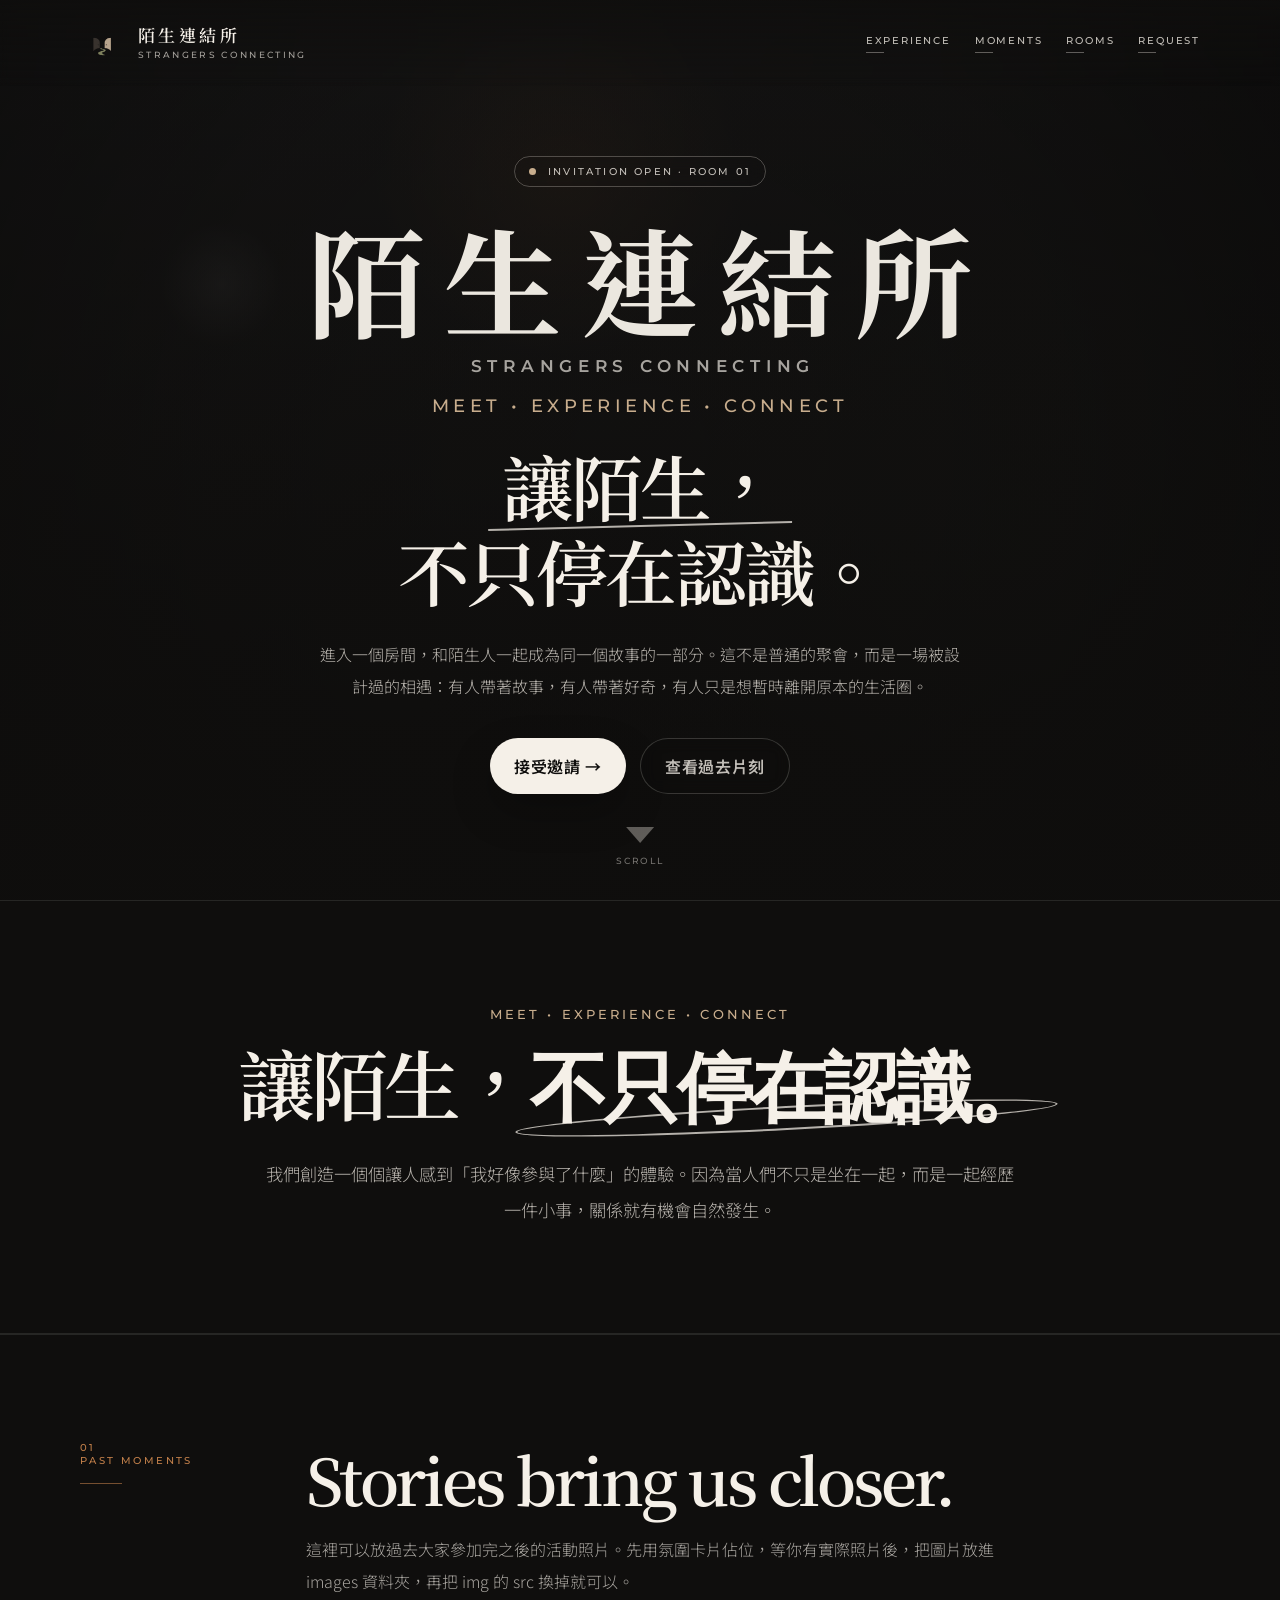
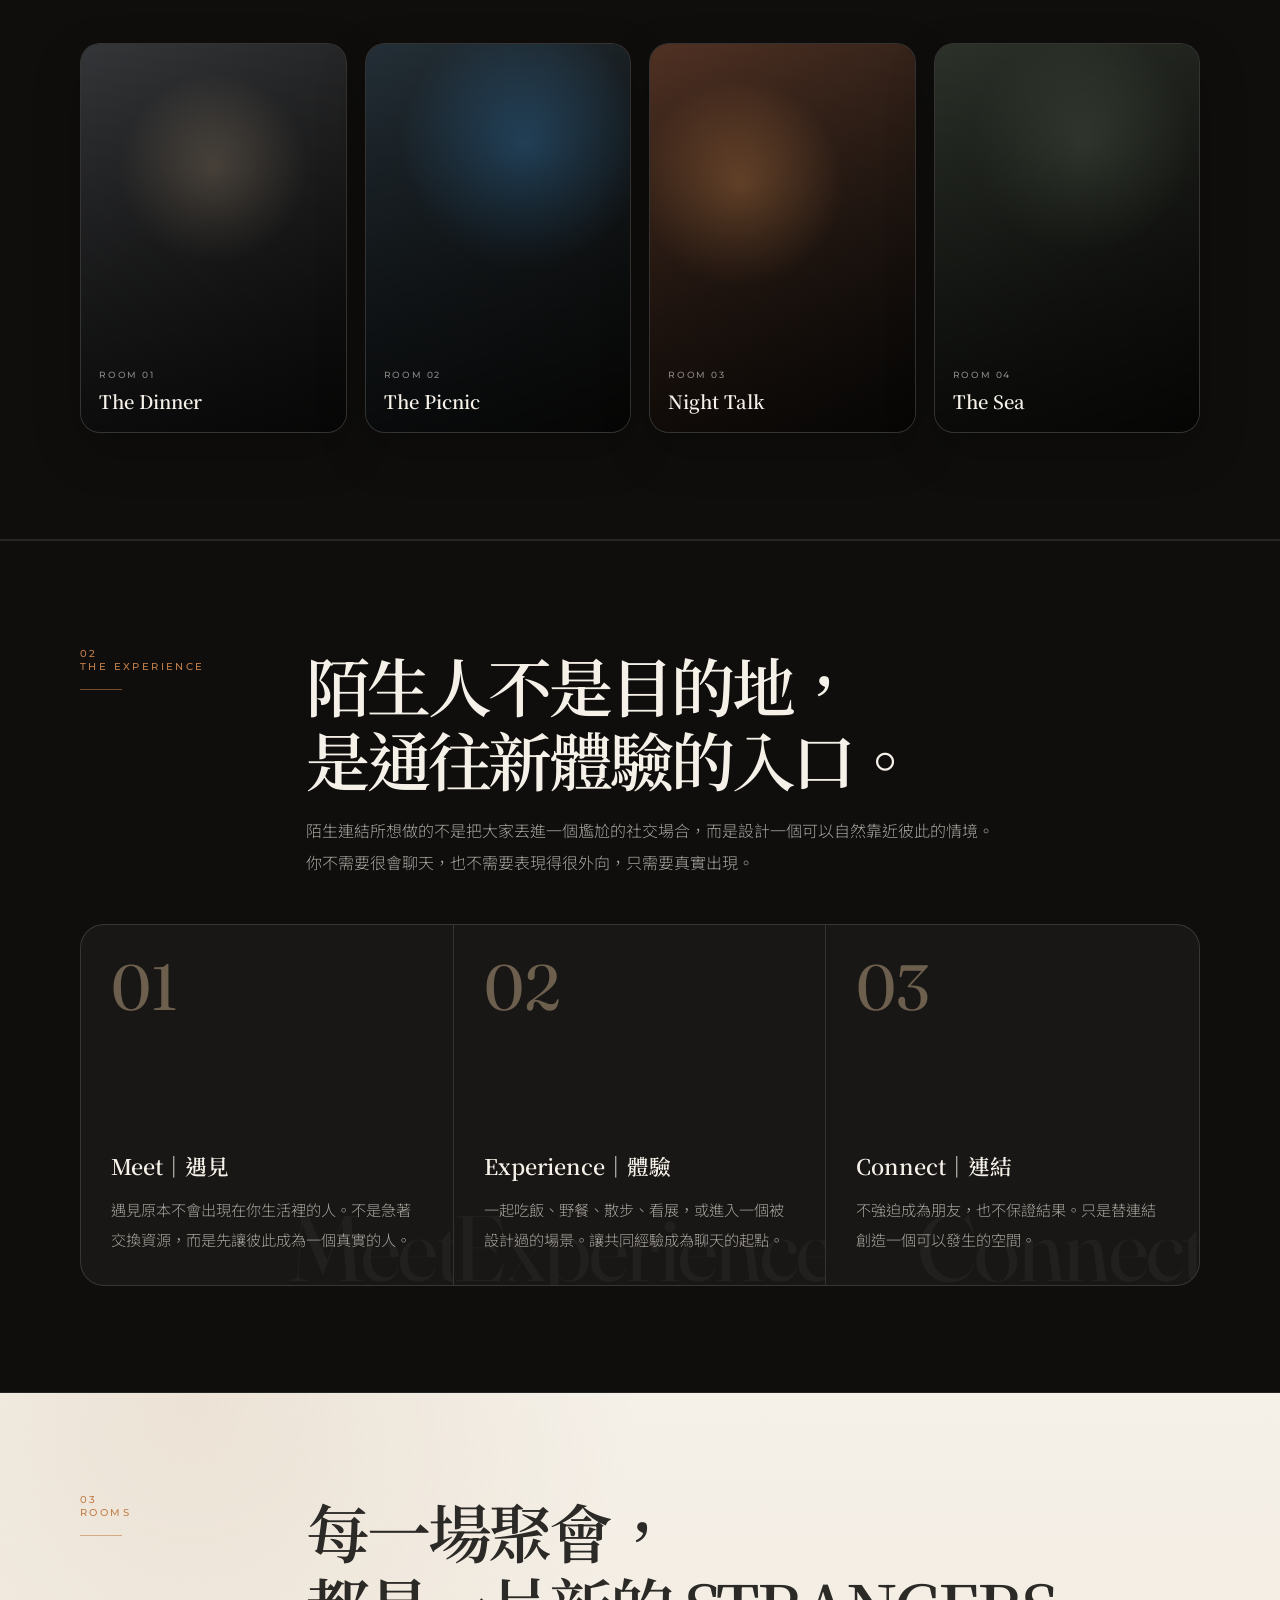
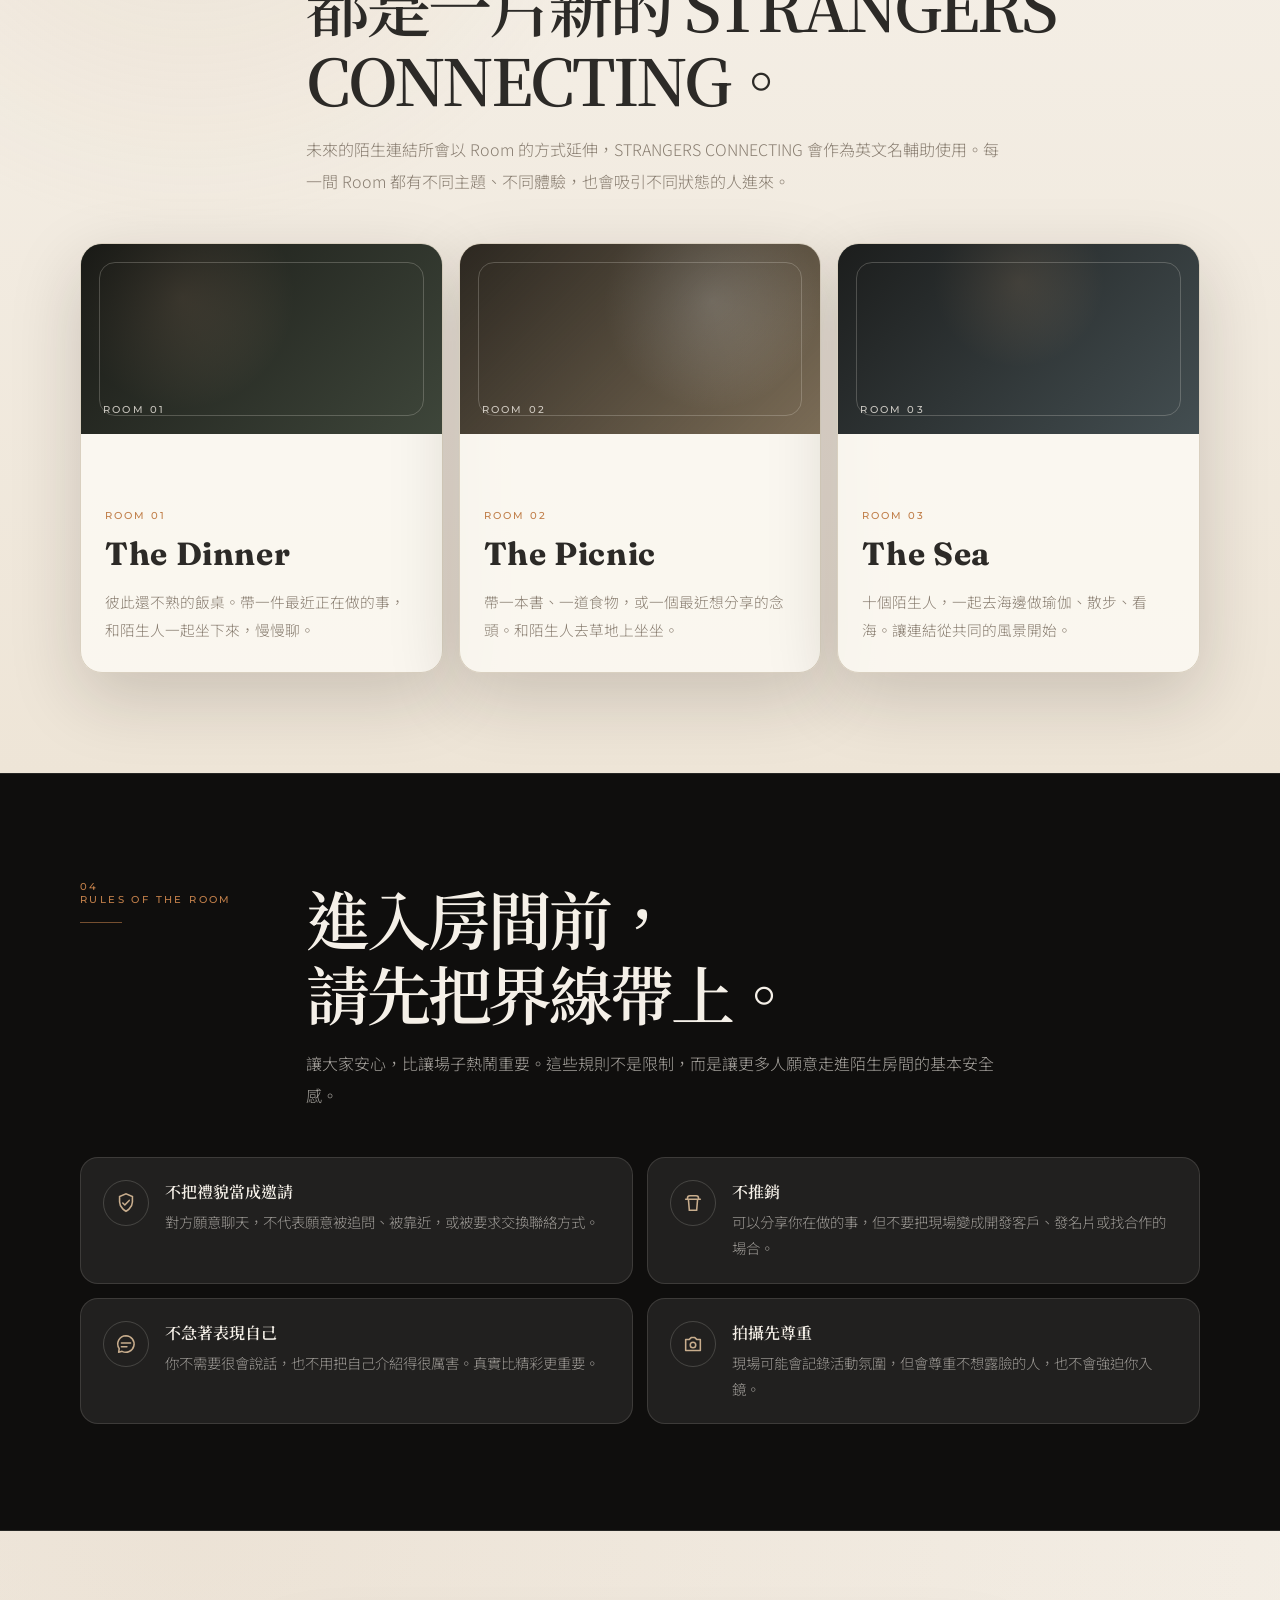
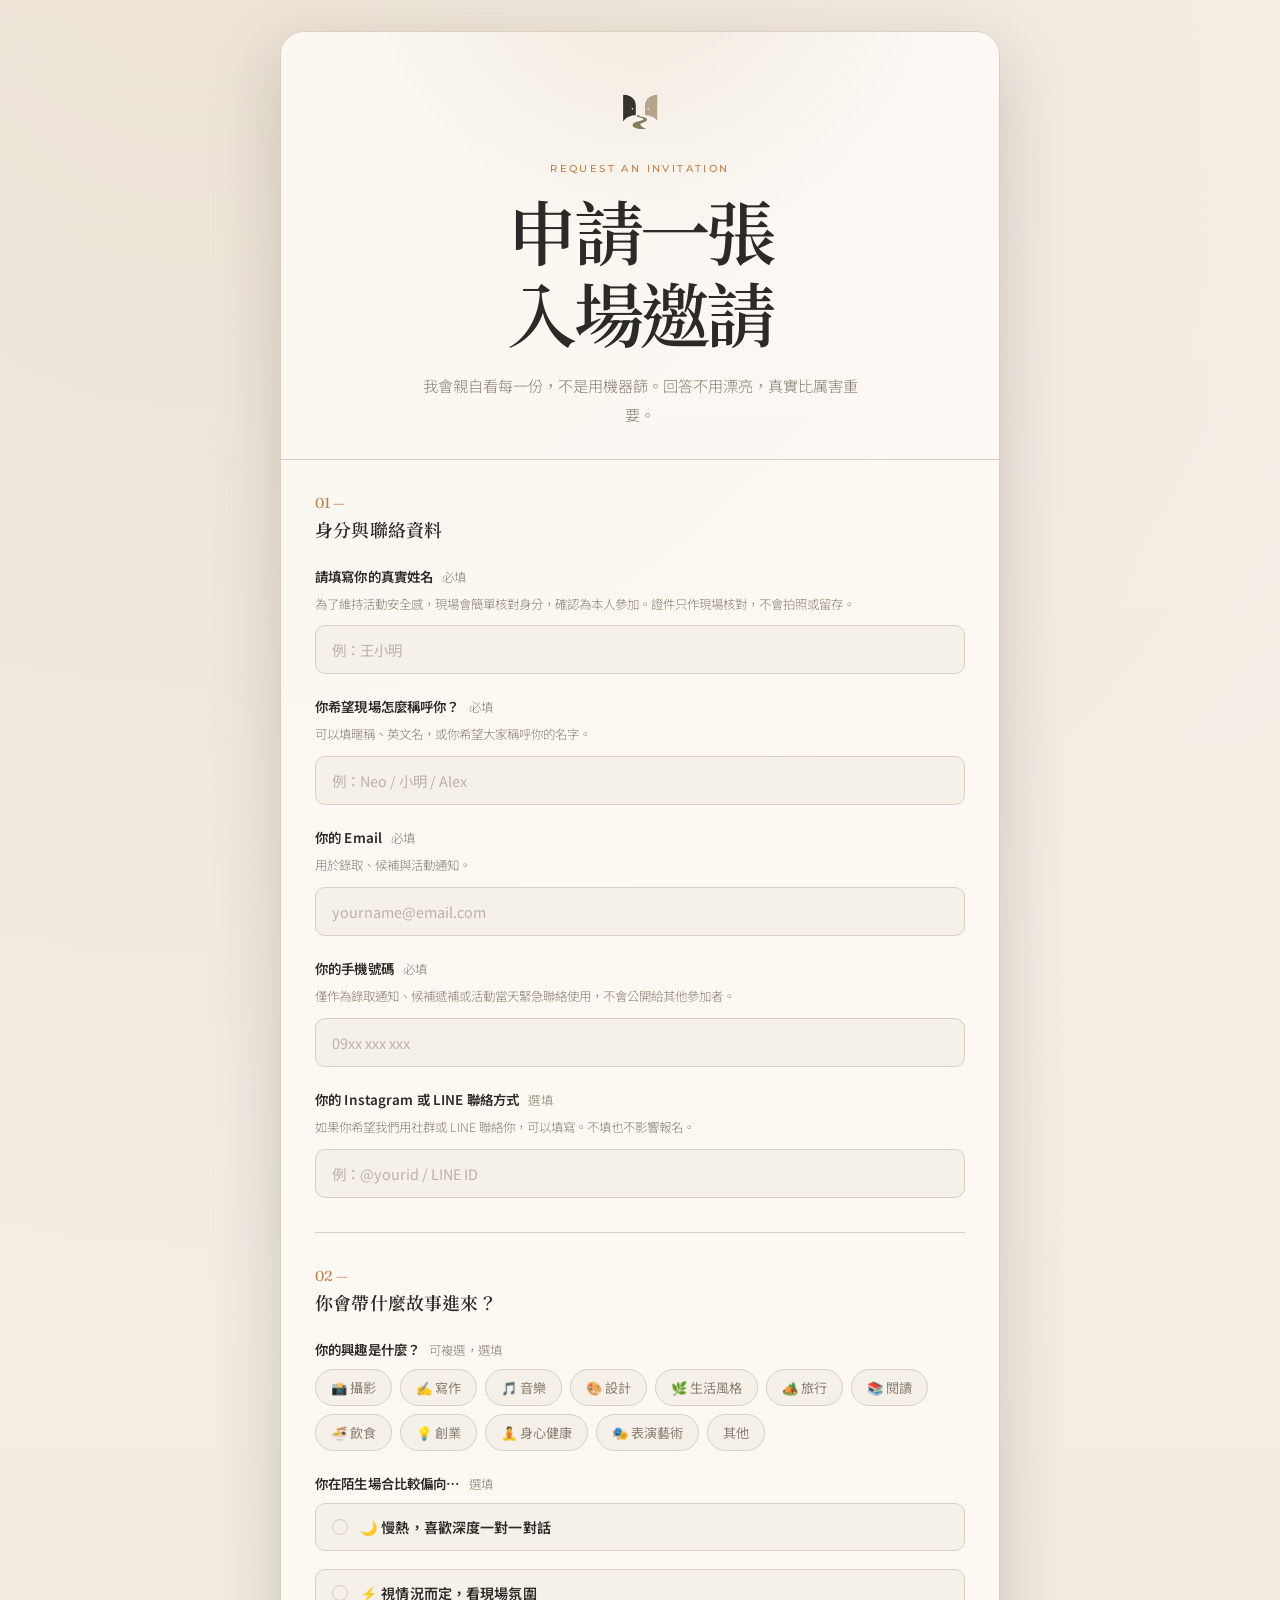
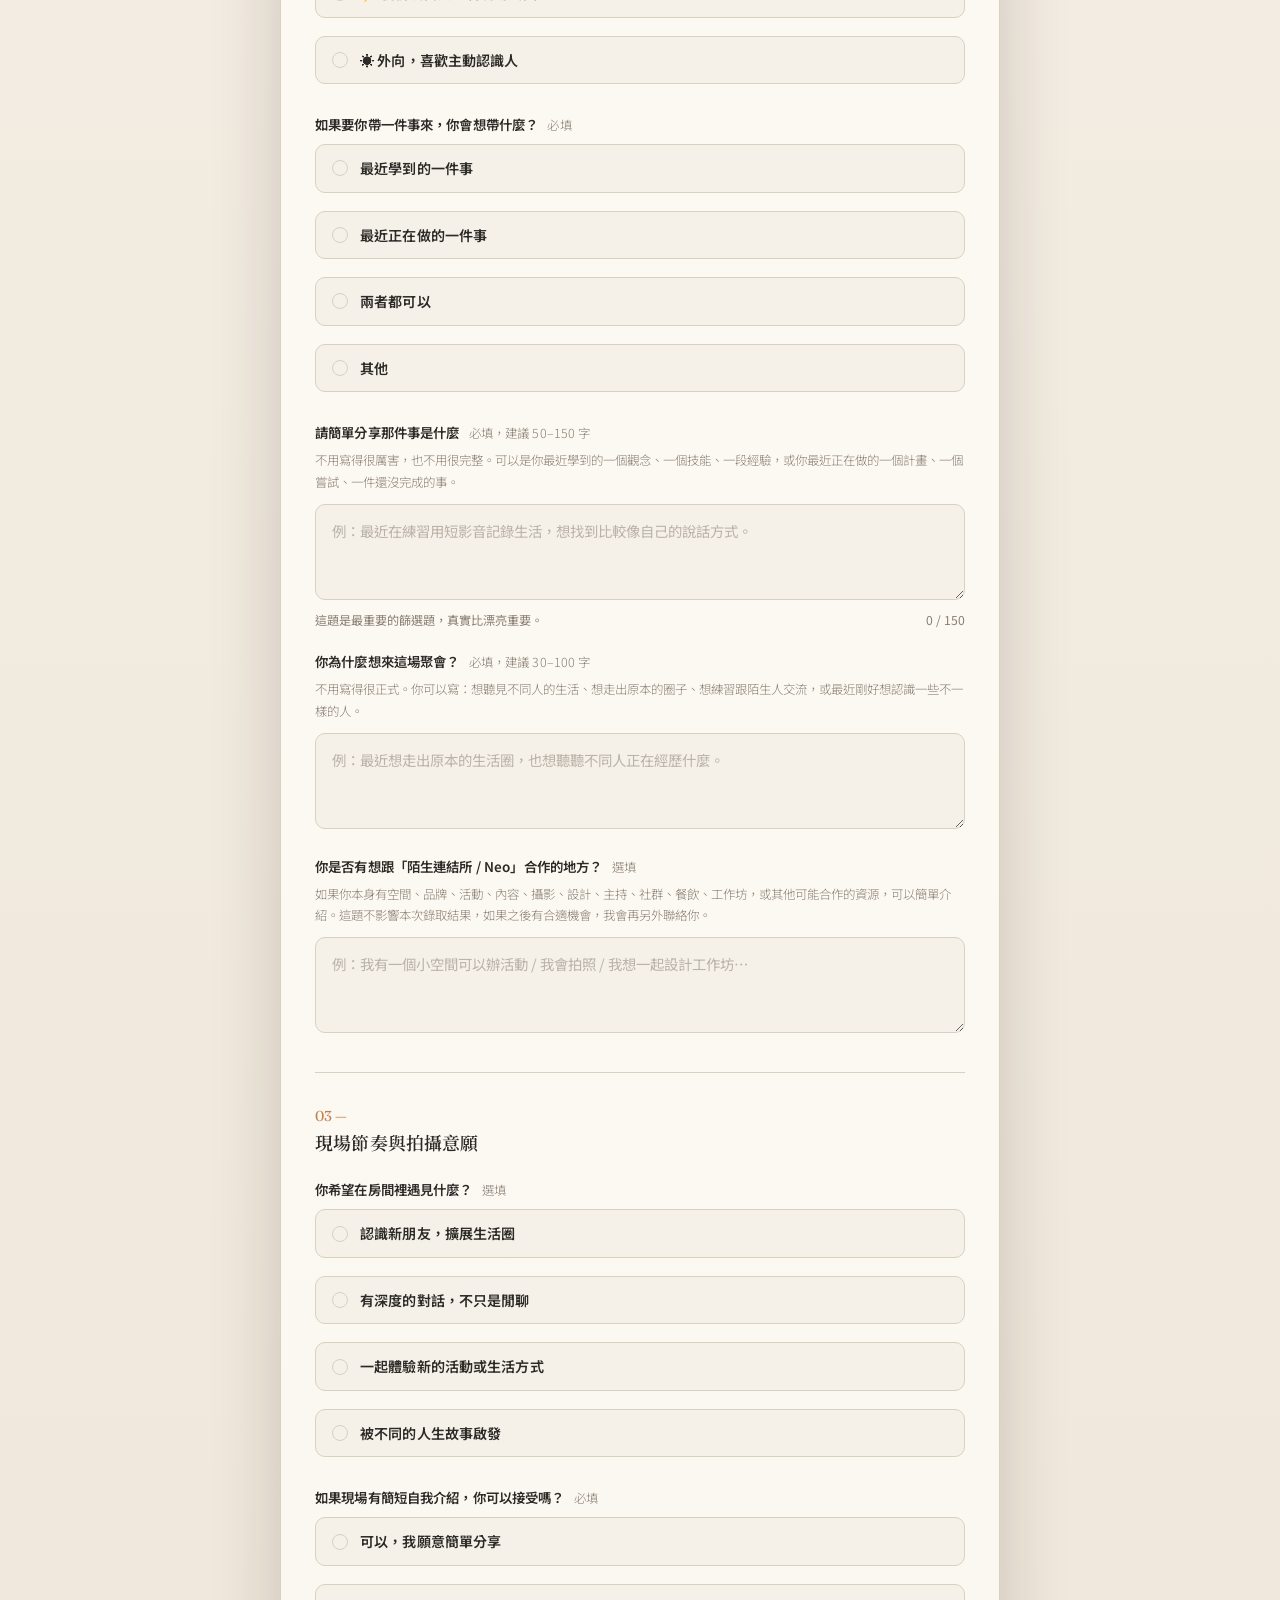
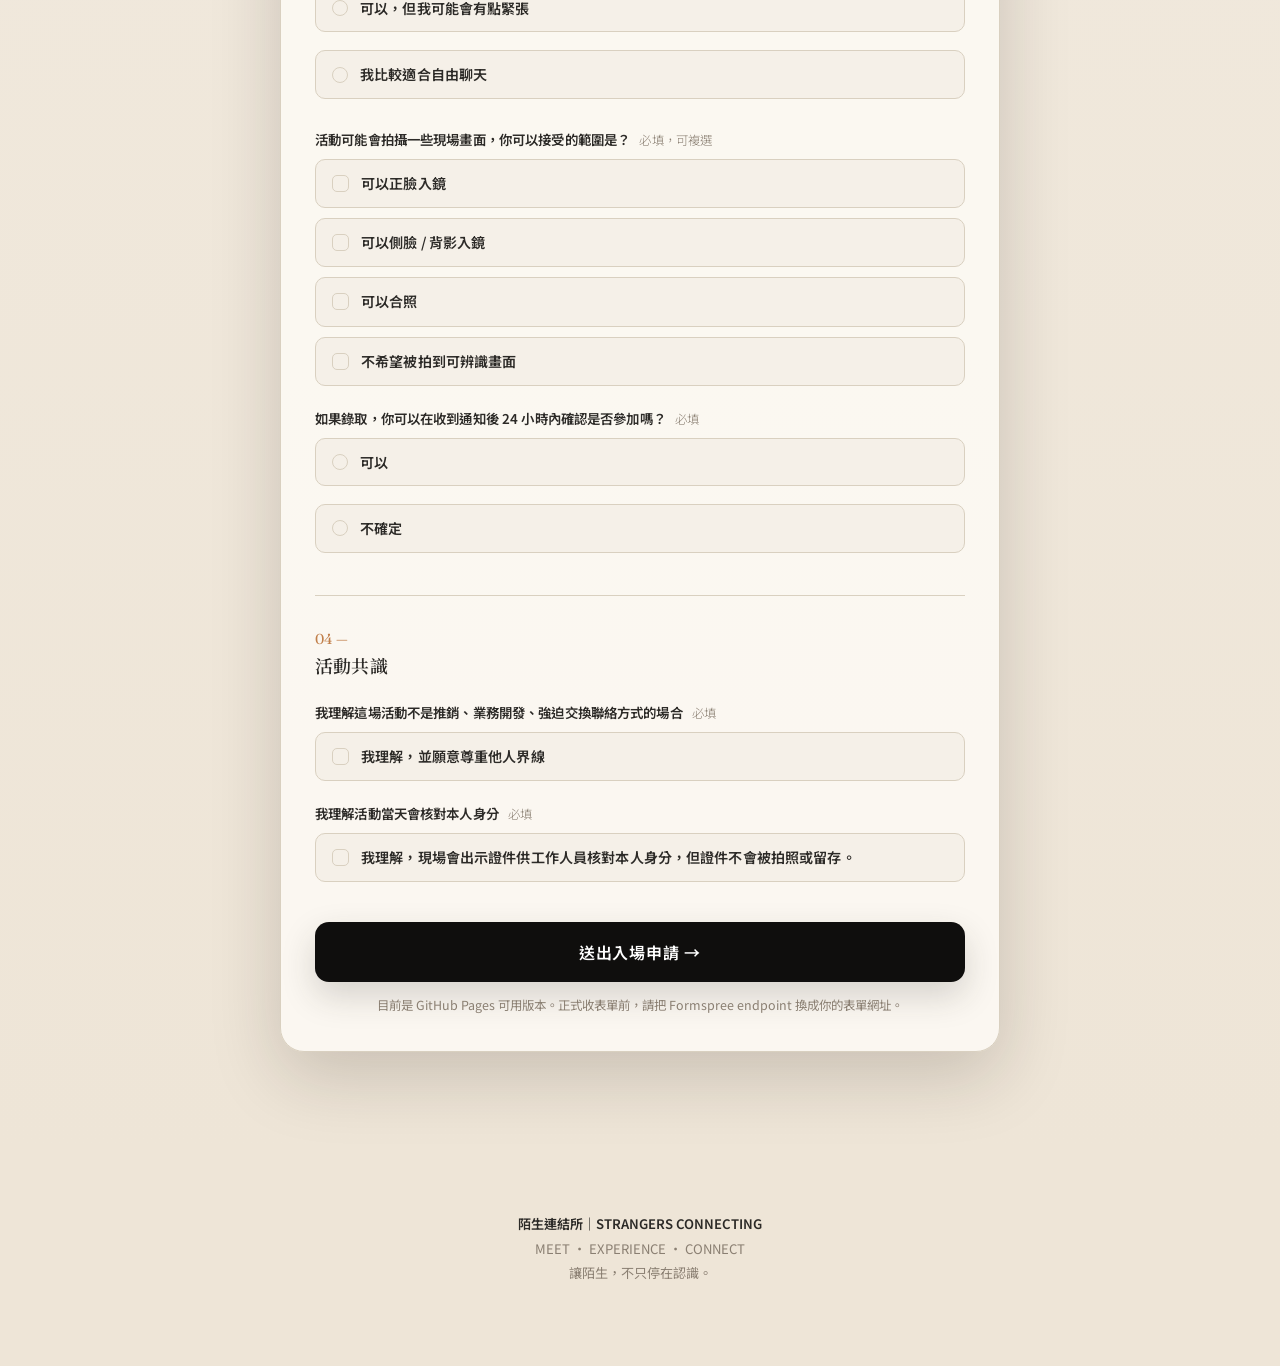
<file: strangers_connecting_updated.html>
<!DOCTYPE html>
<html lang="zh-Hant">
<head>
  <meta charset="UTF-8" />
  <meta name="viewport" content="width=device-width, initial-scale=1.0" />
  <meta name="description" content="陌生連結所｜STRANGERS CONNECTING｜讓陌生，不只停在認識。" />
  <title>陌生連結所｜STRANGERS CONNECTING</title>

  <link rel="preconnect" href="https://fonts.googleapis.com" />
  <link rel="preconnect" href="https://fonts.gstatic.com" crossorigin />
  <link
    href="https://fonts.googleapis.com/css2?family=Fraunces:opsz,wght@9..144,600&family=Montserrat:wght@400;500;600&family=Noto+Sans+TC:wght@300;400;500;600;700&family=Noto+Serif+TC:wght@500;600;700&display=swap"
    rel="stylesheet"
  />

  <style>
    :root {
      --cream: #f5f0e8;
      --warm-white: #fdfaf4;
      --paper: #eee5d7;

      --deep: #0f0e0d;
      --deep-2: #171511;
      --deep-3: #211d18;
      --charcoal: #2c2a27;

      --muted: #8a7f72;
      --muted-light: #b8ad9e;

      --green: #485244;
      --green-soft: #dfe5d8;

      --sand: #c8ad8d;
      --sand-soft: #efe2d2;

      --accent: #c17f4a;
      --accent-light: #e8c99a;
      --rust: #9c4a2c;

      --border: #d9d0c0;
      --border-dark: rgba(44, 42, 39, 0.18);
      --border-light: rgba(245, 240, 232, 0.18);

      --shadow: 0 24px 70px rgba(31, 24, 16, 0.18);

      --font-zh-title: "Noto Serif TC", serif;
      --font-zh-body: "Noto Sans TC", sans-serif;
      --font-en-title: "Fraunces", "Montserrat", serif;
      --font-en: "Montserrat", sans-serif;
    }

    * {
      margin: 0;
      padding: 0;
      box-sizing: border-box;
    }

    html {
      scroll-behavior: smooth;
    }

    body {
      min-height: 100vh;
      background: var(--deep);
      color: var(--cream);
      font-family: var(--font-zh-body);
      -webkit-font-smoothing: antialiased;
    }

    body::before {
      content: "";
      position: fixed;
      inset: 0;
      pointer-events: none;
      z-index: 0;
      opacity: 0.52;
      background-image: url("data:image/svg+xml,%3Csvg viewBox='0 0 256 256' xmlns='http://www.w3.org/2000/svg'%3E%3Cfilter id='noise'%3E%3CfeTurbulence type='fractalNoise' baseFrequency='0.82' numOctaves='4' stitchTiles='stitch'/%3E%3C/filter%3E%3Crect width='100%25' height='100%25' filter='url(%23noise)' opacity='0.055'/%3E%3C/svg%3E");
      mix-blend-mode: overlay;
    }

    body::after {
      content: "";
      position: fixed;
      inset: 0;
      z-index: 0;
      pointer-events: none;
      opacity: 0.18;
      background-image:
        linear-gradient(rgba(245, 240, 232, 0.05) 1px, transparent 1px),
        linear-gradient(90deg, rgba(245, 240, 232, 0.04) 1px, transparent 1px);
      background-size: 36px 36px;
      mask-image: linear-gradient(to bottom, black 0%, black 42%, transparent 78%);
    }

    a {
      color: inherit;
      text-decoration: none;
    }

    button,
    input,
    textarea,
    select {
      font: inherit;
    }

    button {
      -webkit-tap-highlight-color: transparent;
    }

    .page {
      position: relative;
      z-index: 1;
      overflow: hidden;
    }

    .wrap {
      width: min(1120px, calc(100% - 36px));
      margin: 0 auto;
    }

    .narrow {
      width: min(720px, calc(100% - 36px));
      margin: 0 auto;
    }

    .topbar {
      position: fixed;
      top: 0;
      left: 0;
      right: 0;
      z-index: 50;
      transition: background 0.25s ease, color 0.25s ease, border-color 0.25s ease;
      color: var(--cream);
      background: linear-gradient(to bottom, rgba(15, 14, 13, 0.76), rgba(15, 14, 13, 0));
      backdrop-filter: blur(4px);
    }

    .topbar.scrolled {
      background: rgba(253, 250, 244, 0.94);
      color: var(--deep);
      border-bottom: 1px solid rgba(44, 42, 39, 0.12);
      backdrop-filter: blur(18px);
    }

    .topbar-inner {
      height: 86px;
      display: flex;
      align-items: center;
      justify-content: space-between;
      gap: 20px;
    }

    .brand {
      display: flex;
      align-items: center;
      gap: 14px;
    }

    .logo-mark {
      width: 44px;
      height: 36px;
      display: grid;
      place-items: center;
      flex-shrink: 0;
    }

    .logo-img {
      width: 100%;
      height: 100%;
      display: block;
      object-fit: contain;
    }

    .brand-primary {
      display: block;
      font-family: var(--font-zh-title);
      font-size: 17px;
      line-height: 1;
      letter-spacing: 0.2em;
      font-weight: 600;
      white-space: nowrap;
    }

    .brand-secondary {
      display: block;
      margin-top: 6px;
      font-family: var(--font-en);
      font-size: 9px;
      letter-spacing: 0.26em;
      font-weight: 500;
      white-space: nowrap;
      opacity: 0.64;
    }

    .nav-links {
      display: flex;
      align-items: center;
      gap: 24px;
      font-family: var(--font-en);
      font-size: 10px;
      font-weight: 500;
      letter-spacing: 0.18em;
      color: currentColor;
      opacity: 0.78;
      text-transform: uppercase;
    }

    .nav-links a {
      position: relative;
      padding-bottom: 6px;
    }

    .nav-links a::after {
      content: "";
      position: absolute;
      left: 0;
      bottom: 0;
      width: 18px;
      height: 1px;
      background: currentColor;
      opacity: 0.45;
      transition: width 0.2s ease;
    }

    .nav-links a:hover::after {
      width: 100%;
    }

    .menu-icon {
      display: none;
      width: 38px;
      height: 30px;
      position: relative;
      background: none;
      border: 0;
      color: currentColor;
    }

    .menu-icon span {
      display: block;
      height: 4px;
      border-radius: 999px;
      background: currentColor;
      margin-bottom: 7px;
    }

    /* HERO */
    .hero {
      min-height: 100vh;
      position: relative;
      display: grid;
      place-items: center;
      overflow: hidden;
      background: #0c0b0a;
    }

    .hero-video,
    .hero-poster {
      position: absolute;
      inset: 0;
      width: 100%;
      height: 100%;
      object-fit: cover;
      opacity: 0.58;
      transform: scale(1.02);
    }

    .hero-poster {
      background:
        linear-gradient(135deg, rgba(15, 14, 13, 0.2), rgba(15, 14, 13, 0.78)),
        radial-gradient(circle at 18% 32%, rgba(255, 255, 255, 0.22), transparent 5%),
        radial-gradient(circle at 44% 20%, rgba(193, 127, 74, 0.3), transparent 18%),
        radial-gradient(circle at 78% 60%, rgba(72, 82, 68, 0.38), transparent 30%),
        linear-gradient(180deg, #303134 0%, #151412 100%);
      z-index: 0;
    }

    .hero-video:not([src]),
    .hero-video[src=""] {
      display: none;
    }

    .hero-overlay {
      position: absolute;
      inset: 0;
      background:
        linear-gradient(to bottom, rgba(15, 14, 13, 0.46), rgba(15, 14, 13, 0.52) 36%, rgba(15, 14, 13, 0.92) 100%),
        radial-gradient(circle at center, transparent 0%, rgba(0, 0, 0, 0.18) 58%, rgba(0, 0, 0, 0.5) 100%);
      z-index: 1;
    }

    .hero-content {
      position: relative;
      z-index: 2;
      text-align: center;
      padding: 140px 0 90px;
      color: var(--cream);
    }

    .hero-kicker {
      display: inline-flex;
      align-items: center;
      gap: 12px;
      padding: 8px 14px;
      border: 1px solid rgba(245, 240, 232, 0.26);
      border-radius: 999px;
      color: rgba(245, 240, 232, 0.78);
      font-family: var(--font-en);
      font-size: 10px;
      font-weight: 500;
      letter-spacing: 0.22em;
      text-transform: uppercase;
      margin-bottom: 28px;
      backdrop-filter: blur(8px);
    }

    .hero-kicker i {
      width: 7px;
      height: 7px;
      border-radius: 50%;
      background: var(--sand);
      animation: pulse 2.2s ease-in-out infinite;
    }

    @keyframes pulse {
      0%, 100% { opacity: 1; transform: scale(1); }
      50% { opacity: 0.36; transform: scale(0.72); }
    }

    .hero-brand-zh {
      font-family: var(--font-zh-title);
      font-size: clamp(3.2rem, 9.2vw, 8rem);
      line-height: 1.08;
      letter-spacing: 0.16em;
      font-weight: 700;
      margin-right: -0.16em;
      margin-bottom: 14px;
      color: rgba(245, 240, 232, 0.96);
    }

    .hero-brand-en {
      font-family: var(--font-en);
      font-size: clamp(0.78rem, 1.6vw, 1.05rem);
      font-weight: 600;
      letter-spacing: 0.34em;
      color: rgba(245, 240, 232, 0.66);
      margin-right: -0.34em;
      margin-bottom: 18px;
    }

    .hero-main-tagline {
      font-family: var(--font-en);
      font-size: clamp(0.9rem, 2vw, 1.15rem);
      font-weight: 500;
      letter-spacing: 0.24em;
      text-transform: uppercase;
      color: var(--sand);
      margin-bottom: 26px;
    }

    .hero-title {
      font-family: var(--font-zh-title);
      font-size: clamp(2.1rem, 5.6vw, 5.3rem);
      font-weight: 600;
      line-height: 1.18;
      letter-spacing: -0.04em;
      max-width: 980px;
      margin: 0 auto 14px;
    }

    .hero-title .underlined {
      position: relative;
      display: inline-block;
    }

    .hero-title .underlined::after {
      content: "";
      position: absolute;
      left: -5%;
      right: -5%;
      bottom: 0.02em;
      height: 0.12em;
      border-bottom: 2px solid rgba(245, 240, 232, 0.72);
      transform: rotate(-1.5deg);
    }

    .hero-desc {
      max-width: 650px;
      margin: 26px auto 0;
      color: rgba(245, 240, 232, 0.72);
      font-family: var(--font-zh-body);
      font-size: 1rem;
      line-height: 2;
      font-weight: 300;
    }

    .hero-actions {
      display: flex;
      justify-content: center;
      flex-wrap: wrap;
      gap: 14px;
      margin-top: 36px;
    }

    .btn {
      border: 0;
      cursor: pointer;
      display: inline-flex;
      align-items: center;
      justify-content: center;
      gap: 10px;
      border-radius: 999px;
      padding: 15px 24px;
      font-family: var(--font-zh-body);
      font-weight: 600;
      letter-spacing: 0.04em;
      transition: transform 0.2s ease, box-shadow 0.2s ease, background 0.2s ease;
    }

    .btn-light {
      background: var(--cream);
      color: var(--deep);
      box-shadow: 0 18px 42px rgba(0, 0, 0, 0.24);
    }

    .btn-light:hover {
      transform: translateY(-2px);
      background: var(--warm-white);
      box-shadow: 0 22px 50px rgba(0, 0, 0, 0.3);
    }

    .btn-ghost {
      background: rgba(15, 14, 13, 0.18);
      color: rgba(245, 240, 232, 0.78);
      border: 1px solid rgba(245, 240, 232, 0.18);
      backdrop-filter: blur(8px);
    }

    .btn-ghost:hover {
      transform: translateY(-2px);
      border-color: rgba(245, 240, 232, 0.38);
      color: var(--cream);
    }

    .scroll-cue {
      position: absolute;
      left: 50%;
      bottom: 34px;
      transform: translateX(-50%);
      z-index: 3;
      color: rgba(245, 240, 232, 0.45);
      display: grid;
      place-items: center;
      gap: 12px;
      font-family: var(--font-en);
      font-size: 9px;
      font-weight: 500;
      letter-spacing: 0.2em;
      text-transform: uppercase;
    }

    .scroll-cue .triangle {
      width: 0;
      height: 0;
      border-left: 14px solid transparent;
      border-right: 14px solid transparent;
      border-top: 16px solid rgba(245, 240, 232, 0.35);
      animation: floatDown 1.7s ease-in-out infinite;
    }

    @keyframes floatDown {
      0%, 100% { transform: translateY(0); opacity: 0.4; }
      50% { transform: translateY(8px); opacity: 0.9; }
    }

    /* GENERAL SECTIONS */
    .section-dark {
      background: var(--deep);
      color: var(--cream);
      padding: 106px 0;
      border-top: 1px solid rgba(245, 240, 232, 0.1);
      border-bottom: 1px solid rgba(245, 240, 232, 0.1);
    }

    .section-light {
      background:
        radial-gradient(circle at 15% 0%, rgba(200, 173, 141, 0.2), transparent 30%),
        linear-gradient(180deg, var(--cream), var(--paper));
      color: var(--charcoal);
      padding: 100px 0;
    }

    .section-head {
      display: grid;
      grid-template-columns: 190px 1fr;
      gap: 36px;
      align-items: start;
      margin-bottom: 46px;
    }

    .section-index {
      font-family: var(--font-en);
      font-size: 10px;
      font-weight: 500;
      letter-spacing: 0.24em;
      text-transform: uppercase;
      color: var(--accent);
    }

    .section-index::after {
      content: "";
      display: block;
      width: 42px;
      height: 1px;
      background: currentColor;
      margin-top: 16px;
      opacity: 0.58;
    }

    .section-title {
      font-family: var(--font-zh-title);
      font-size: clamp(2.2rem, 5vw, 4.8rem);
      line-height: 1.16;
      letter-spacing: -0.05em;
      font-weight: 600;
      margin-bottom: 18px;
    }

    .section-copy {
      max-width: 700px;
      color: var(--muted);
      font-family: var(--font-zh-body);
      font-size: 1rem;
      line-height: 2;
      font-weight: 300;
    }

    .section-dark .section-copy {
      color: rgba(245, 240, 232, 0.66);
    }

    .hand-line {
      position: relative;
      display: inline-block;
      font-family: var(--font-en-title);
      font-weight: 600;
    }

    .hand-line::after {
      content: "";
      position: absolute;
      left: -0.2em;
      right: -0.2em;
      bottom: 0.03em;
      height: 0.26em;
      border: 2px solid currentColor;
      border-radius: 50%;
      transform: rotate(-3deg);
      opacity: 0.72;
    }

    /* INTRO */
    .intro-center {
      text-align: center;
      max-width: 880px;
      margin: 0 auto;
    }

    .intro-center h2 {
      font-family: var(--font-zh-title);
      font-size: clamp(2.4rem, 6vw, 5.4rem);
      line-height: 1.16;
      font-weight: 600;
      letter-spacing: -0.05em;
      margin-bottom: 24px;
    }

    .intro-center p {
      color: rgba(245, 240, 232, 0.72);
      font-family: var(--font-zh-body);
      font-size: 1.08rem;
      line-height: 2.05;
      font-weight: 300;
      max-width: 760px;
      margin: 0 auto;
    }

    .intro-en {
      font-family: var(--font-en);
      font-weight: 500;
      letter-spacing: 0.24em;
      text-transform: uppercase;
      color: var(--sand);
      font-size: 0.8rem;
      margin-bottom: 16px;
    }

    /* MOMENTS */
    .moments-grid {
      display: grid;
      grid-template-columns: repeat(4, 1fr);
      gap: 18px;
    }

    .moment-card {
      min-height: 390px;
      border-radius: 20px;
      border: 1px solid rgba(245, 240, 232, 0.12);
      background: rgba(245, 240, 232, 0.05);
      overflow: hidden;
      position: relative;
      box-shadow: 0 18px 48px rgba(0, 0, 0, 0.22);
    }

    .moment-card img {
      width: 100%;
      height: 100%;
      min-height: 390px;
      object-fit: cover;
      display: block;
      filter: saturate(0.9) contrast(1.04);
      opacity: 0.92;
      transition: transform 0.5s ease, opacity 0.5s ease;
    }

    .moment-card:hover img {
      transform: scale(1.05);
      opacity: 1;
    }

    .moment-placeholder {
      position: absolute;
      inset: 0;
      background:
        linear-gradient(to bottom, rgba(0, 0, 0, 0.1), rgba(0, 0, 0, 0.66)),
        radial-gradient(circle at 50% 32%, rgba(200, 173, 141, 0.35), transparent 32%),
        linear-gradient(135deg, #3a3c3f, #141312);
    }

    .moment-card:nth-child(2) .moment-placeholder {
      background:
        linear-gradient(to bottom, rgba(0, 0, 0, 0.1), rgba(0, 0, 0, 0.66)),
        radial-gradient(circle at 60% 26%, rgba(54, 121, 174, 0.55), transparent 38%),
        linear-gradient(135deg, #27343d, #11100e);
    }

    .moment-card:nth-child(3) .moment-placeholder {
      background:
        linear-gradient(to bottom, rgba(0, 0, 0, 0.1), rgba(0, 0, 0, 0.66)),
        radial-gradient(circle at 34% 36%, rgba(193, 127, 74, 0.58), transparent 34%),
        linear-gradient(135deg, #5a3727, #11100e);
    }

    .moment-card:nth-child(4) .moment-placeholder {
      background:
        linear-gradient(to bottom, rgba(0, 0, 0, 0.1), rgba(0, 0, 0, 0.66)),
        radial-gradient(circle at 56% 25%, rgba(72, 82, 68, 0.7), transparent 34%),
        linear-gradient(135deg, #31382f, #11100e);
    }

    .moment-label {
      position: absolute;
      left: 18px;
      right: 18px;
      bottom: 18px;
      z-index: 2;
      color: var(--cream);
    }

    .moment-label span {
      display: block;
      font-family: var(--font-en);
      color: rgba(245, 240, 232, 0.54);
      font-size: 9px;
      font-weight: 500;
      letter-spacing: 0.2em;
      text-transform: uppercase;
      margin-bottom: 8px;
    }

    .moment-label strong {
      font-family: var(--font-zh-title);
      font-size: 1.15rem;
      font-weight: 600;
    }

    /* EXPERIENCE */
    .experience-grid {
      display: grid;
      grid-template-columns: repeat(3, 1fr);
      border: 1px solid rgba(245, 240, 232, 0.14);
      border-radius: 24px;
      overflow: hidden;
      background: rgba(245, 240, 232, 0.04);
    }

    .experience-card {
      min-height: 360px;
      padding: 30px;
      border-right: 1px solid rgba(245, 240, 232, 0.13);
      display: flex;
      flex-direction: column;
      justify-content: space-between;
      position: relative;
      overflow: hidden;
    }

    .experience-card:last-child {
      border-right: 0;
    }

    .experience-card::before {
      content: attr(data-big);
      position: absolute;
      right: -8px;
      bottom: -10px;
      font-family: var(--font-en-title);
      font-size: 5.8rem;
      color: rgba(245, 240, 232, 0.045);
      letter-spacing: -0.02em;
      line-height: 1;
    }

    .experience-num {
      font-family: var(--font-en-title);
      font-size: 4rem;
      color: rgba(200, 173, 141, 0.48);
      line-height: 1;
    }

    .experience-card h3 {
      font-family: var(--font-zh-title);
      font-size: 1.35rem;
      margin-bottom: 14px;
      color: var(--cream);
      font-weight: 600;
    }

    .experience-card p {
      color: rgba(245, 240, 232, 0.64);
      font-family: var(--font-zh-body);
      font-size: 0.95rem;
      line-height: 1.95;
      font-weight: 300;
    }

    /* ROOMS */
    .rooms-grid {
      display: grid;
      grid-template-columns: repeat(3, 1fr);
      gap: 16px;
    }

    .room-card {
      min-height: 430px;
      border: 1px solid var(--border);
      border-radius: 22px;
      overflow: hidden;
      background: rgba(253, 250, 244, 0.82);
      box-shadow: var(--shadow);
      display: flex;
      flex-direction: column;
      justify-content: space-between;
    }

    .room-visual {
      min-height: 190px;
      background:
        linear-gradient(135deg, rgba(17, 16, 14, 0.86), rgba(17, 16, 14, 0.18)),
        radial-gradient(circle at 28% 28%, rgba(200, 173, 141, 0.52), transparent 38%),
        var(--green);
      position: relative;
      overflow: hidden;
    }

    .room-card:nth-child(2) .room-visual {
      background:
        linear-gradient(135deg, rgba(17, 16, 14, 0.78), rgba(17, 16, 14, 0.14)),
        radial-gradient(circle at 70% 30%, rgba(245, 240, 232, 0.42), transparent 38%),
        #8c7b62;
    }

    .room-card:nth-child(3) .room-visual {
      background:
        linear-gradient(135deg, rgba(17, 16, 14, 0.82), rgba(17, 16, 14, 0.16)),
        radial-gradient(circle at 50% 20%, rgba(200, 173, 141, 0.42), transparent 36%),
        #4d5a5e;
    }

    .room-visual::before {
      content: "";
      position: absolute;
      inset: 18px;
      border: 1px solid rgba(245, 240, 232, 0.22);
      border-radius: 16px;
    }

    .room-visual::after {
      content: attr(data-room);
      position: absolute;
      left: 22px;
      bottom: 18px;
      font-family: var(--font-en);
      color: rgba(245, 240, 232, 0.78);
      font-size: 10px;
      font-weight: 500;
      letter-spacing: 0.22em;
      text-transform: uppercase;
    }

    .room-body {
      padding: 26px 24px 28px;
    }

    .room-label {
      font-family: var(--font-en);
      color: var(--accent);
      font-size: 10px;
      font-weight: 500;
      letter-spacing: 0.2em;
      text-transform: uppercase;
      margin-bottom: 14px;
    }

    .room-title {
      font-family: var(--font-en-title);
      font-size: 2rem;
      line-height: 1.15;
      letter-spacing: 0.02em;
      margin-bottom: 16px;
    }

    .room-desc {
      color: var(--muted);
      font-family: var(--font-zh-body);
      font-size: 0.92rem;
      line-height: 1.9;
      font-weight: 300;
    }

    /* RULES */
    .rules {
      display: grid;
      grid-template-columns: 1fr 1fr;
      gap: 14px;
    }

    .rule {
      background: rgba(253, 250, 244, 0.08);
      border: 1px solid rgba(245, 240, 232, 0.13);
      border-radius: 18px;
      padding: 22px;
      color: rgba(245, 240, 232, 0.72);
      display: grid;
      grid-template-columns: 46px 1fr;
      gap: 16px;
      align-items: start;
    }

    .rule-icon {
      width: 46px;
      height: 46px;
      border-radius: 50%;
      border: 1px solid rgba(245, 240, 232, 0.18);
      display: grid;
      place-items: center;
      color: var(--sand);
    }

    .rule-icon svg {
      width: 22px;
      height: 22px;
    }

    .rule h3 {
      color: var(--cream);
      font-family: var(--font-zh-title);
      font-size: 1rem;
      margin-bottom: 6px;
      font-weight: 600;
    }

    .rule p {
      color: rgba(245, 240, 232, 0.58);
      font-family: var(--font-zh-body);
      font-size: 0.9rem;
      line-height: 1.8;
      font-weight: 300;
    }

    /* FORM */
    .form-card {
      background: rgba(253, 250, 244, 0.9);
      border: 1px solid var(--border);
      border-radius: 24px;
      box-shadow: var(--shadow);
      overflow: hidden;
    }

    .form-intro {
      padding: 38px 34px 30px;
      border-bottom: 1px solid var(--border);
      text-align: center;
      background:
        radial-gradient(circle at 50% -20%, rgba(200, 173, 141, 0.22), transparent 48%),
        rgba(253, 250, 244, 0.68);
    }

    .form-intro .logo-mark {
      width: 86px;
      height: 70px;
      margin: 0 auto 22px;
    }

    .form-kicker {
      font-family: var(--font-en);
      font-size: 10px;
      font-weight: 500;
      letter-spacing: 0.24em;
      color: var(--accent);
      text-transform: uppercase;
      margin-bottom: 14px;
    }

    .form-intro h2 {
      font-family: var(--font-zh-title);
      font-size: clamp(2.4rem, 7vw, 4.4rem);
      line-height: 1.16;
      letter-spacing: -0.05em;
      font-weight: 600;
      margin-bottom: 18px;
    }

    .form-intro p {
      color: var(--muted);
      font-family: var(--font-zh-body);
      line-height: 1.9;
      font-size: 0.95rem;
      font-weight: 300;
      max-width: 460px;
      margin: 0 auto;
    }

    form {
      padding: 34px;
    }

    .form-section {
      padding-bottom: 34px;
      margin-bottom: 34px;
      border-bottom: 1px solid var(--border);
    }

    .form-section:last-of-type {
      border-bottom: 0;
      margin-bottom: 0;
    }

    .form-section-num {
      font-family: var(--font-en-title);
      font-style: normal;
      color: var(--accent);
      font-size: 0.9rem;
      margin-bottom: 4px;
    }

    .form-section-title {
      font-family: var(--font-zh-title);
      font-size: 1.12rem;
      font-weight: 600;
      color: var(--charcoal);
      margin-bottom: 24px;
      letter-spacing: 0.01em;
    }

    .field {
      margin-bottom: 22px;
    }

    .field:last-child {
      margin-bottom: 0;
    }

    label {
      display: block;
      font-family: var(--font-zh-body);
      font-size: 0.84rem;
      font-weight: 600;
      color: var(--charcoal);
      margin-bottom: 8px;
      letter-spacing: 0.01em;
      line-height: 1.6;
    }

    label span.hint {
      font-weight: 300;
      color: var(--muted);
      margin-left: 6px;
      font-size: 0.78rem;
    }

    input[type="text"],
    input[type="email"],
    input[type="tel"],
    textarea,
    select {
      width: 100%;
      padding: 13px 16px;
      font-family: var(--font-zh-body);
      font-size: 0.9rem;
      color: var(--charcoal);
      background: var(--cream);
      border: 1px solid var(--border);
      border-radius: 10px;
      outline: none;
      transition: border-color 0.2s, box-shadow 0.2s, background 0.2s;
      -webkit-appearance: none;
    }

    input::placeholder,
    textarea::placeholder {
      color: rgba(138, 127, 114, 0.55);
    }

    input:focus,
    textarea:focus,
    select:focus {
      border-color: var(--accent);
      box-shadow: 0 0 0 3px rgba(193,127,74,0.12);
      background: var(--warm-white);
    }

    textarea {
      resize: vertical;
      min-height: 96px;
      line-height: 1.75;
    }

    .field-note {
      margin: -2px 0 10px;
      color: var(--muted);
      font-family: var(--font-zh-body);
      font-size: 0.78rem;
      line-height: 1.75;
      font-weight: 300;
    }

    .check-group {
      display: flex;
      flex-direction: column;
      gap: 10px;
    }

    .check-option {
      display: flex;
      align-items: flex-start;
      gap: 12px;
      padding: 12px 16px;
      border: 1px solid var(--border);
      border-radius: 10px;
      cursor: pointer;
      transition: all 0.18s;
      background: var(--cream);
      color: var(--charcoal);
      font-family: var(--font-zh-body);
      line-height: 1.6;
      margin-bottom: 0;
    }

    .check-option:hover {
      border-color: var(--accent-light);
      transform: translateY(-1px);
    }

    .check-option.selected {
      border-color: var(--accent);
      background: rgba(193,127,74,0.06);
    }

    .check-option input {
      display: none;
    }

    .check-box {
      width: 17px;
      height: 17px;
      border-radius: 5px;
      border: 1.5px solid var(--border);
      flex-shrink: 0;
      margin-top: 3px;
      transition: all 0.18s;
      display: flex;
      align-items: center;
      justify-content: center;
    }

    .check-option.selected .check-box {
      border-color: var(--accent);
      background: var(--accent);
    }

    .check-option.selected .check-box::after {
      content: "✓";
      color: white;
      font-family: var(--font-en);
      font-size: 11px;
      font-weight: 600;
      line-height: 1;
    }

    .check-label {
      font-size: 0.88rem;
      color: var(--charcoal);
      line-height: 1.65;
    }

    .check-option.agreement {
      margin-top: 8px;
    }


    .field-error {
      display: none;
      color: var(--rust);
      font-size: 0.78rem;
      margin-top: 6px;
      line-height: 1.5;
    }

    .has-error {
      border-color: var(--rust) !important;
      box-shadow: 0 0 0 3px rgba(156, 74, 44, 0.1) !important;
    }

    .tag-group {
      display: flex;
      flex-wrap: wrap;
      gap: 8px;
    }

    .tag {
      padding: 8px 15px;
      font-size: 0.82rem;
      font-family: var(--font-zh-body);
      border: 1px solid var(--border);
      border-radius: 100px;
      background: var(--cream);
      color: var(--muted);
      cursor: pointer;
      transition: all 0.18s;
      user-select: none;
    }

    .tag:hover {
      border-color: var(--accent-light);
      color: var(--charcoal);
      transform: translateY(-1px);
    }

    .tag.selected {
      background: var(--accent);
      border-color: var(--accent);
      color: white;
    }

    .radio-group {
      display: flex;
      flex-direction: column;
      gap: 10px;
    }

    .radio-option {
      display: flex;
      align-items: center;
      gap: 12px;
      padding: 12px 16px;
      border: 1px solid var(--border);
      border-radius: 10px;
      cursor: pointer;
      transition: all 0.18s;
      background: var(--cream);
    }

    .radio-option:hover {
      border-color: var(--accent-light);
      transform: translateY(-1px);
    }

    .radio-option.selected {
      border-color: var(--accent);
      background: rgba(193,127,74,0.06);
    }

    .radio-option input {
      display: none;
    }

    .radio-dot {
      width: 16px;
      height: 16px;
      border-radius: 50%;
      border: 1.5px solid var(--border);
      flex-shrink: 0;
      transition: all 0.18s;
      display: flex;
      align-items: center;
      justify-content: center;
    }

    .radio-option.selected .radio-dot {
      border-color: var(--accent);
      background: var(--accent);
    }

    .radio-option.selected .radio-dot::after {
      content: "";
      width: 6px;
      height: 6px;
      border-radius: 50%;
      background: white;
    }

    .radio-label {
      font-family: var(--font-zh-body);
      font-size: 0.88rem;
      color: var(--charcoal);
      line-height: 1.6;
    }

    .char-row {
      display: flex;
      justify-content: space-between;
      gap: 10px;
      margin-top: 6px;
      color: var(--muted);
      font-size: 0.76rem;
      line-height: 1.5;
    }

    .char-count.over {
      color: var(--rust);
    }

    .submit-btn {
      width: 100%;
      padding: 18px;
      background: var(--deep);
      color: white;
      font-family: var(--font-zh-body);
      font-size: 1rem;
      font-weight: 600;
      border: none;
      border-radius: 14px;
      cursor: pointer;
      letter-spacing: 0.05em;
      transition: all 0.2s;
      margin-top: 6px;
      box-shadow: 0 14px 34px rgba(44, 42, 39, 0.18);
    }

    .submit-btn:hover:not(:disabled) {
      background: var(--accent);
      transform: translateY(-1px);
      box-shadow: 0 10px 28px rgba(193,127,74,0.3);
    }

    .submit-btn:active {
      transform: translateY(0);
    }

    .submit-btn:disabled {
      opacity: 0.55;
      cursor: not-allowed;
      box-shadow: none;
    }

    .submit-note,
    .submit-message {
      text-align: center;
      color: var(--muted);
      font-size: 0.78rem;
      line-height: 1.8;
      margin-top: 12px;
    }

    .submit-message {
      display: none;
      color: var(--rust);
    }

    .success-screen {
      display: none;
      text-align: center;
      padding: 110px 32px;
      animation: fadeUp 0.6s ease both;
      color: var(--charcoal);
      background:
        radial-gradient(circle at 50% 0%, rgba(200, 173, 141, 0.22), transparent 46%),
        linear-gradient(180deg, var(--cream), var(--paper));
      min-height: 100vh;
    }

    .success-screen.show {
      display: block;
    }

    .success-logo {
      width: 96px;
      height: 78px;
      margin: 0 auto 28px;
    }

    .success-title {
      font-family: var(--font-zh-title);
      font-size: 2.5rem;
      margin-bottom: 14px;
      color: var(--charcoal);
      letter-spacing: -0.04em;
    }

    .success-msg {
      font-family: var(--font-zh-body);
      font-size: 0.95rem;
      color: var(--muted);
      line-height: 1.9;
      max-width: 420px;
      margin: 0 auto 32px;
      font-weight: 300;
    }

    .back-btn {
      display: inline-block;
      padding: 12px 28px;
      border: 1px solid var(--border);
      border-radius: 100px;
      font-size: 0.85rem;
      color: var(--muted);
      cursor: pointer;
      transition: all 0.2s;
      font-family: var(--font-zh-body);
      background: none;
    }

    .back-btn:hover {
      border-color: var(--accent);
      color: var(--accent);
    }

    .footer {
      padding: 60px 0 80px;
      text-align: center;
      color: var(--muted);
      font-size: 0.82rem;
      line-height: 1.9;
      background: var(--paper);
      font-family: var(--font-zh-body);
    }

    .footer strong {
      color: var(--charcoal);
      font-weight: 600;
    }

    .mobile-sticky {
      display: none;
    }

    @keyframes fadeUp {
      from {
        opacity: 0;
        transform: translateY(20px);
      }

      to {
        opacity: 1;
        transform: translateY(0);
      }
    }

    @media (max-width: 1080px) {
      .moments-grid {
        grid-template-columns: repeat(2, 1fr);
      }

      .experience-grid,
      .rooms-grid {
        grid-template-columns: 1fr;
      }

      .experience-card {
        border-right: 0;
        border-bottom: 1px solid rgba(245, 240, 232, 0.13);
      }

      .experience-card:last-child {
        border-bottom: 0;
      }

      .section-head {
        grid-template-columns: 1fr;
        gap: 20px;
      }

      .rules {
        grid-template-columns: 1fr;
      }
    }

    @media (max-width: 640px) {
      .wrap,
      .narrow {
        width: min(100% - 32px, 1120px);
      }

      .topbar-inner {
        height: 78px;
      }

      .brand-primary {
        font-size: 15px;
        letter-spacing: 0.16em;
      }

      .brand-secondary {
        font-size: 9px;
        letter-spacing: 0.2em;
      }

      .nav-links {
        display: none;
      }

      .menu-icon {
        display: block;
      }

      .hero-content {
        padding: 120px 0 96px;
      }

      .hero-brand-zh {
        font-size: clamp(3rem, 15vw, 5.2rem);
        letter-spacing: 0.1em;
        margin-right: -0.1em;
      }

      .hero-brand-en {
        font-size: 0.78rem;
        letter-spacing: 0.28em;
        margin-right: -0.28em;
      }

      .hero-main-tagline {
        font-size: 0.72rem;
        letter-spacing: 0.18em;
      }

      .hero-title {
        font-size: clamp(2rem, 10vw, 3.2rem);
      }

      .hero-desc {
        font-size: 0.94rem;
      }

      .hero-actions {
        display: grid;
      }

      .btn {
        width: 100%;
      }

      .section-dark,
      .section-light {
        padding: 76px 0;
      }

      .section-title {
        font-size: clamp(2.2rem, 12vw, 3.5rem);
      }

      .intro-center h2 {
        font-size: clamp(2.1rem, 12vw, 3.6rem);
      }

      .intro-center p {
        font-size: 0.96rem;
      }

      .moments-grid {
        grid-template-columns: 1fr 1fr;
        gap: 12px;
      }

      .moment-card {
        min-height: 240px;
        border-radius: 16px;
      }

      .moment-card img {
        min-height: 240px;
      }

      .moment-label {
        left: 12px;
        right: 12px;
        bottom: 12px;
      }

      .moment-label strong {
        font-size: 0.95rem;
      }

      .room-card {
        min-height: auto;
      }

      .rule {
        grid-template-columns: 1fr;
      }

      .form-intro,
      form {
        padding: 28px 22px;
      }

      .form-intro h2 {
        font-size: 2.7rem;
      }

      .char-row {
        display: block;
      }

      .char-count {
        display: block;
        margin-top: 4px;
      }

      .mobile-sticky {
        position: fixed;
        left: 12px;
        right: 12px;
        bottom: 12px;
        z-index: 70;
        display: flex;
        padding: 10px;
        border-radius: 999px;
        border: 1px solid rgba(245, 240, 232, 0.16);
        background: rgba(17, 16, 14, 0.82);
        backdrop-filter: blur(18px);
        box-shadow: 0 18px 46px rgba(0, 0, 0, 0.28);
      }

      .mobile-sticky .btn {
        width: 100%;
        padding: 14px 20px;
      }
    }
  
    /* MOBILE LAYOUT FIX — keep the same visual style, only stabilize spacing */
    html,
    body {
      max-width: 100%;
      overflow-x: hidden;
    }

    img,
    video,
    svg {
      max-width: 100%;
    }

    .section-dark,
    .section-light,
    .hero {
      overflow-x: hidden;
    }

    @supports (height: 100svh) {
      .hero {
        min-height: 100svh;
      }
    }

    @media (max-width: 640px) {
      .wrap,
      .narrow {
        width: calc(100% - 28px);
      }

      .topbar-inner {
        height: 70px;
        gap: 12px;
      }

      .brand {
        gap: 10px;
        min-width: 0;
      }

      .brand .logo-mark {
        width: 36px;
        height: 30px;
      }

      .brand-primary {
        font-size: 14px;
        letter-spacing: 0.1em;
        line-height: 1.1;
      }

      .brand-secondary {
        margin-top: 4px;
        font-size: 8px;
        letter-spacing: 0.16em;
      }

      .menu-icon {
        width: 32px;
        height: 25px;
        flex: 0 0 auto;
      }

      .menu-icon span {
        height: 3px;
        margin-bottom: 6px;
      }

      .hero {
        min-height: 100svh;
        place-items: center;
      }

      .hero-content {
        padding: 104px 0 86px;
      }

      .hero-kicker {
        max-width: 100%;
        padding: 7px 12px;
        font-size: 9px;
        letter-spacing: 0.14em;
        margin-bottom: 22px;
      }

      .hero-brand-zh {
        font-size: clamp(2.65rem, 12.4vw, 4.35rem);
        line-height: 1.08;
        letter-spacing: 0.055em;
        margin-right: -0.055em;
        margin-bottom: 10px;
      }

      .hero-brand-en {
        font-size: 0.72rem;
        letter-spacing: 0.2em;
        margin-right: -0.2em;
        margin-bottom: 14px;
      }

      .hero-main-tagline {
        max-width: 100%;
        font-size: 0.66rem;
        letter-spacing: 0.12em;
        line-height: 1.75;
        margin-bottom: 22px;
      }

      .hero-title {
        font-size: clamp(1.95rem, 9vw, 2.8rem);
        line-height: 1.2;
        letter-spacing: -0.03em;
        max-width: 330px;
      }

      .hero-desc {
        max-width: 335px;
        margin-top: 20px;
        font-size: 0.9rem;
        line-height: 1.9;
      }

      .hero-actions {
        gap: 10px;
        margin-top: 28px;
      }

      .btn {
        padding: 14px 18px;
        font-size: 0.92rem;
      }

      .scroll-cue {
        display: none;
      }

      .section-dark,
      .section-light {
        padding: 64px 0;
      }

      .section-head {
        gap: 16px;
        margin-bottom: 30px;
      }

      .section-index {
        font-size: 9px;
        letter-spacing: 0.18em;
      }

      .section-index::after {
        width: 34px;
        margin-top: 12px;
      }

      .section-title {
        font-size: clamp(2rem, 10vw, 3.1rem);
        line-height: 1.18;
        letter-spacing: -0.04em;
      }

      .section-copy {
        font-size: 0.92rem;
        line-height: 1.9;
      }

      .intro-center h2 {
        font-size: clamp(2rem, 10vw, 3.1rem);
        line-height: 1.22;
      }

      .intro-center p {
        font-size: 0.92rem;
        line-height: 1.9;
      }

      .intro-en {
        font-size: 0.68rem;
        letter-spacing: 0.16em;
        line-height: 1.7;
      }

      .moments-grid {
        grid-template-columns: 1fr 1fr;
        gap: 10px;
      }

      .moment-card {
        min-height: 0;
        aspect-ratio: 0.76 / 1;
        border-radius: 15px;
      }

      .moment-card img {
        height: 100%;
        min-height: 0;
      }

      .moment-label {
        left: 11px;
        right: 11px;
        bottom: 11px;
      }

      .moment-label span {
        font-size: 8px;
        letter-spacing: 0.14em;
        margin-bottom: 5px;
      }

      .moment-label strong {
        font-size: 0.86rem;
        line-height: 1.25;
      }

      .experience-card {
        min-height: 300px;
        padding: 24px 20px;
      }

      .experience-num {
        font-size: 3.2rem;
      }

      .experience-card h3 {
        font-size: 1.18rem;
      }

      .experience-card p {
        font-size: 0.9rem;
        line-height: 1.85;
      }

      .room-visual {
        min-height: 165px;
      }

      .room-body {
        padding: 22px 20px 24px;
      }

      .room-title {
        font-size: 1.72rem;
      }

      .rule {
        padding: 20px;
        gap: 12px;
      }

      .rule-icon {
        width: 42px;
        height: 42px;
      }

      .form-card {
        border-radius: 20px;
      }

      .form-intro {
        padding: 28px 18px 24px;
      }

      .form-intro .logo-mark {
        width: 76px;
        height: 62px;
        margin-bottom: 18px;
      }

      .form-kicker {
        font-size: 9px;
        letter-spacing: 0.18em;
      }

      .form-intro h2 {
        font-size: clamp(2.2rem, 11vw, 3rem);
        line-height: 1.18;
      }

      .form-intro p {
        font-size: 0.9rem;
        line-height: 1.85;
      }

      form {
        padding: 24px 18px 30px;
      }

      .form-section {
        padding-bottom: 28px;
        margin-bottom: 28px;
      }

      .form-section-title {
        font-size: 1.02rem;
        margin-bottom: 20px;
      }

      .field {
        margin-bottom: 18px;
      }

      label {
        font-size: 0.82rem;
      }

      input[type="text"],
      input[type="email"],
      input[type="tel"],
      textarea,
      select {
        padding: 12px 14px;
        font-size: 0.88rem;
        border-radius: 9px;
      }

      textarea {
        min-height: 92px;
      }

      .tag-group {
        gap: 7px;
      }

      .tag {
        padding: 7px 12px;
        font-size: 0.78rem;
      }

      .radio-option {
        padding: 11px 13px;
        gap: 10px;
      }

      .radio-label {
        font-size: 0.84rem;
      }

      .field-note {
        font-size: 0.76rem;
        line-height: 1.7;
      }

      .check-option {
        padding: 11px 13px;
        gap: 10px;
      }

      .check-label {
        font-size: 0.84rem;
      }


      .submit-btn {
        padding: 16px 18px;
        font-size: 0.94rem;
      }

      .footer {
        padding: 52px 0 96px;
      }

      .success-screen {
        padding: 96px 22px;
      }

      .success-title {
        font-size: 2.1rem;
      }
    }

    @media (max-width: 360px) {
      .wrap,
      .narrow {
        width: calc(100% - 24px);
      }

      .brand .logo-mark {
        width: 32px;
        height: 27px;
      }

      .brand-primary {
        font-size: 13px;
        letter-spacing: 0.08em;
      }

      .brand-secondary {
        font-size: 7.5px;
        letter-spacing: 0.14em;
      }

      .hero-brand-zh {
        font-size: 2.45rem;
        letter-spacing: 0.035em;
        margin-right: -0.035em;
      }

      .hero-title {
        font-size: 1.85rem;
      }

      .hero-main-tagline {
        font-size: 0.62rem;
        letter-spacing: 0.08em;
      }

      .moments-grid {
        grid-template-columns: 1fr;
      }

      .moment-card {
        aspect-ratio: 1 / 1.08;
      }
    }

  </style>
</head>

<body>
  <div class="page">
    <div id="mainContent">
      <header class="topbar" id="topbar">
        <div class="wrap topbar-inner">
          <a href="#top" class="brand" aria-label="回到首頁">
            <span class="logo-mark" aria-hidden="true">
              <img class="logo-img" src="images/logo.png" alt="" />
            </span>

            <span>
              <span class="brand-primary">陌生連結所</span>
              <span class="brand-secondary">STRANGERS CONNECTING</span>
            </span>
          </a>

          <nav class="nav-links" aria-label="主選單">
            <a href="#experience">Experience</a>
            <a href="#moments">Moments</a>
            <a href="#rooms">Rooms</a>
            <a href="#request">Request</a>
          </nav>

          <button class="menu-icon" type="button" onclick="scrollToRequest()" aria-label="前往報名">
            <span></span>
            <span></span>
            <span></span>
          </button>
        </div>
      </header>

      <main>
        <section class="hero" id="top">
          <!--
            換 Hero 影片：
            1. 把你的影片命名成 hero.mp4
            2. 放在 index.html 同一層
            3. 把下面 src 改成 src="hero.mp4"
          -->
          <div class="hero-poster" aria-hidden="true"></div>
          <video class="hero-video" autoplay muted loop playsinline poster="" src=""></video>
          <div class="hero-overlay" aria-hidden="true"></div>

          <div class="wrap hero-content">
            <div class="hero-kicker">
              <i></i>
              Invitation Open · Room 01
            </div>

            <div class="hero-brand-zh">陌生連結所</div>
            <div class="hero-brand-en">STRANGERS CONNECTING</div>
            <div class="hero-main-tagline">MEET • EXPERIENCE • CONNECT</div>

            <h1 class="hero-title">
              <span class="underlined">讓陌生，</span><br>
              不只停在認識。
            </h1>

            <p class="hero-desc">
              進入一個房間，和陌生人一起成為同一個故事的一部分。這不是普通的聚會，而是一場被設計過的相遇：有人帶著故事，有人帶著好奇，有人只是想暫時離開原本的生活圈。
            </p>

            <div class="hero-actions">
              <button class="btn btn-light" type="button" onclick="scrollToRequest()">
                接受邀請 →
              </button>

              <a class="btn btn-ghost" href="#moments">
                查看過去片刻
              </a>
            </div>
          </div>

          <a href="#intro" class="scroll-cue" aria-label="往下看">
            <span class="triangle"></span>
            <span>Scroll</span>
          </a>
        </section>

        <section class="section-dark" id="intro">
          <div class="wrap intro-center">
            <div class="intro-en">MEET • EXPERIENCE • CONNECT</div>

            <h2>
              讓陌生，<span class="hand-line">不只停在認識。</span>
            </h2>

            <p>
              我們創造一個個讓人感到「我好像參與了什麼」的體驗。因為當人們不只是坐在一起，而是一起經歷一件小事，關係就有機會自然發生。
            </p>
          </div>
        </section>

        <section class="section-dark" id="moments">
          <div class="wrap">
            <div class="section-head">
              <div class="section-index">
                01<br>
                Past Moments
              </div>

              <div>
                <h2 class="section-title">
                  Stories bring us closer.
                </h2>

                <p class="section-copy">
                  這裡可以放過去大家參加完之後的活動照片。先用氛圍卡片佔位，等你有實際照片後，把圖片放進 images 資料夾，再把 img 的 src 換掉就可以。
                </p>
              </div>
            </div>

            <div class="moments-grid">
              <article class="moment-card">
                <!-- 換成你的照片：<img src="images/moment-01.jpg" alt="活動照片"> -->
                <div class="moment-placeholder"></div>
                <div class="moment-label">
                  <span>Room 01</span>
                  <strong>The Dinner</strong>
                </div>
              </article>

              <article class="moment-card">
                <div class="moment-placeholder"></div>
                <div class="moment-label">
                  <span>Room 02</span>
                  <strong>The Picnic</strong>
                </div>
              </article>

              <article class="moment-card">
                <div class="moment-placeholder"></div>
                <div class="moment-label">
                  <span>Room 03</span>
                  <strong>Night Talk</strong>
                </div>
              </article>

              <article class="moment-card">
                <div class="moment-placeholder"></div>
                <div class="moment-label">
                  <span>Room 04</span>
                  <strong>The Sea</strong>
                </div>
              </article>
            </div>
          </div>
        </section>

        <section class="section-dark" id="experience">
          <div class="wrap">
            <div class="section-head">
              <div class="section-index">
                02<br>
                The Experience
              </div>

              <div>
                <h2 class="section-title">
                  陌生人不是目的地，<br>
                  是通往新體驗的入口。
                </h2>

                <p class="section-copy">
                  陌生連結所想做的不是把大家丟進一個尷尬的社交場合，而是設計一個可以自然靠近彼此的情境。你不需要很會聊天，也不需要表現得很外向，只需要真實出現。
                </p>
              </div>
            </div>

            <div class="experience-grid">
              <article class="experience-card" data-big="Meet">
                <div class="experience-num">01</div>

                <div>
                  <h3>Meet｜遇見</h3>
                  <p>
                    遇見原本不會出現在你生活裡的人。不是急著交換資源，而是先讓彼此成為一個真實的人。
                  </p>
                </div>
              </article>

              <article class="experience-card" data-big="Experience">
                <div class="experience-num">02</div>

                <div>
                  <h3>Experience｜體驗</h3>
                  <p>
                    一起吃飯、野餐、散步、看展，或進入一個被設計過的場景。讓共同經驗成為聊天的起點。
                  </p>
                </div>
              </article>

              <article class="experience-card" data-big="Connect">
                <div class="experience-num">03</div>

                <div>
                  <h3>Connect｜連結</h3>
                  <p>
                    不強迫成為朋友，也不保證結果。只是替連結創造一個可以發生的空間。
                  </p>
                </div>
              </article>
            </div>
          </div>
        </section>

        <section class="section-light" id="rooms">
          <div class="wrap">
            <div class="section-head">
              <div class="section-index">
                03<br>
                Rooms
              </div>

              <div>
                <h2 class="section-title">
                  每一場聚會，<br>
                  都是一片新的 STRANGERS CONNECTING。
                </h2>

                <p class="section-copy">
                  未來的陌生連結所會以 Room 的方式延伸，STRANGERS CONNECTING 會作為英文名輔助使用。每一間 Room 都有不同主題、不同體驗，也會吸引不同狀態的人進來。
                </p>
              </div>
            </div>

            <div class="rooms-grid">
              <article class="room-card">
                <div class="room-visual" data-room="Room 01"></div>

                <div class="room-body">
                  <div class="room-label">Room 01</div>
                  <h3 class="room-title">The Dinner</h3>
                  <p class="room-desc">
                    彼此還不熟的飯桌。帶一件最近正在做的事，和陌生人一起坐下來，慢慢聊。
                  </p>
                </div>
              </article>

              <article class="room-card">
                <div class="room-visual" data-room="Room 02"></div>

                <div class="room-body">
                  <div class="room-label">Room 02</div>
                  <h3 class="room-title">The Picnic</h3>
                  <p class="room-desc">
                    帶一本書、一道食物，或一個最近想分享的念頭。和陌生人去草地上坐坐。
                  </p>
                </div>
              </article>

              <article class="room-card">
                <div class="room-visual" data-room="Room 03"></div>

                <div class="room-body">
                  <div class="room-label">Room 03</div>
                  <h3 class="room-title">The Sea</h3>
                  <p class="room-desc">
                    十個陌生人，一起去海邊做瑜伽、散步、看海。讓連結從共同的風景開始。
                  </p>
                </div>
              </article>
            </div>
          </div>
        </section>

        <section class="section-dark" id="rules">
          <div class="wrap">
            <div class="section-head">
              <div class="section-index">
                04<br>
                Rules of the Room
              </div>

              <div>
                <h2 class="section-title">
                  進入房間前，<br>
                  請先把界線帶上。
                </h2>

                <p class="section-copy">
                  讓大家安心，比讓場子熱鬧重要。這些規則不是限制，而是讓更多人願意走進陌生房間的基本安全感。
                </p>
              </div>
            </div>

            <div class="rules">
              <article class="rule">
                <div class="rule-icon" aria-hidden="true">
                  <svg viewBox="0 0 24 24" fill="none">
                    <path d="M12 21s7-3.7 7-10V5l-7-3-7 3v6c0 6.3 7 10 7 10Z" stroke="currentColor" stroke-width="1.7"/>
                    <path d="m8.5 12 2.2 2.2 4.8-5" stroke="currentColor" stroke-width="1.7" stroke-linecap="round" stroke-linejoin="round"/>
                  </svg>
                </div>

                <div>
                  <h3>不把禮貌當成邀請</h3>
                  <p>對方願意聊天，不代表願意被追問、被靠近，或被要求交換聯絡方式。</p>
                </div>
              </article>

              <article class="rule">
                <div class="rule-icon" aria-hidden="true">
                  <svg viewBox="0 0 24 24" fill="none">
                    <path d="M4 8h16M6 8V6.5A2.5 2.5 0 0 1 8.5 4h7A2.5 2.5 0 0 1 18 6.5V8M7 8l1 12h8l1-12" stroke="currentColor" stroke-width="1.7" stroke-linecap="round"/>
                  </svg>
                </div>

                <div>
                  <h3>不推銷</h3>
                  <p>可以分享你在做的事，但不要把現場變成開發客戶、發名片或找合作的場合。</p>
                </div>
              </article>

              <article class="rule">
                <div class="rule-icon" aria-hidden="true">
                  <svg viewBox="0 0 24 24" fill="none">
                    <path d="M7 11h10M7 15h6M12 3a9 9 0 0 0-7.4 14.1L4 21l3.7-1A9 9 0 1 0 12 3Z" stroke="currentColor" stroke-width="1.7" stroke-linecap="round" stroke-linejoin="round"/>
                  </svg>
                </div>

                <div>
                  <h3>不急著表現自己</h3>
                  <p>你不需要很會說話，也不用把自己介紹得很厲害。真實比精彩更重要。</p>
                </div>
              </article>

              <article class="rule">
                <div class="rule-icon" aria-hidden="true">
                  <svg viewBox="0 0 24 24" fill="none">
                    <path d="M4 7h4l2-2h4l2 2h4v12H4V7Z" stroke="currentColor" stroke-width="1.7" stroke-linejoin="round"/>
                    <path d="M12 16a3 3 0 1 0 0-6 3 3 0 0 0 0 6Z" stroke="currentColor" stroke-width="1.7"/>
                  </svg>
                </div>

                <div>
                  <h3>拍攝先尊重</h3>
                  <p>現場可能會記錄活動氛圍，但會尊重不想露臉的人，也不會強迫你入鏡。</p>
                </div>
              </article>
            </div>
          </div>
        </section>

        <section class="section-light" id="request">
          <div class="narrow">
            <div class="form-card">
              <div class="form-intro">
                <div class="logo-mark" aria-hidden="true">
                  <img class="logo-img" src="images/logo.png" alt="" />
                </div>

                <div class="form-kicker">Request an Invitation</div>

                <h2>申請一張<br>入場邀請</h2>

                <p>
                  我會親自看每一份，不是用機器篩。回答不用漂亮，真實比厲害重要。
                </p>
              </div>

              <form id="signupForm" novalidate>
                <section class="form-section">
                  <div class="form-section-num">01 —</div>
                  <div class="form-section-title">身分與聯絡資料</div>

                  <div class="field">
                    <label for="realName">請填寫你的真實姓名 <span class="hint">必填</span></label>
                    <p class="field-note">
                      為了維持活動安全感，現場會簡單核對身分，確認為本人參加。證件只作現場核對，不會拍照或留存。
                    </p>
                    <input type="text" id="realName" name="real_name" placeholder="例：王小明" />
                    <div class="field-error" id="error-realName">請填寫你的真實姓名</div>
                  </div>

                  <div class="field">
                    <label for="displayName">你希望現場怎麼稱呼你？ <span class="hint">必填</span></label>
                    <p class="field-note">
                      可以填暱稱、英文名，或你希望大家稱呼你的名字。
                    </p>
                    <input type="text" id="displayName" name="display_name" placeholder="例：Neo / 小明 / Alex" />
                    <div class="field-error" id="error-displayName">請填寫你希望現場怎麼稱呼你</div>
                  </div>

                  <div class="field">
                    <label for="email">你的 Email <span class="hint">必填</span></label>
                    <p class="field-note">
                      用於錄取、候補與活動通知。
                    </p>
                    <input type="email" id="email" name="email" placeholder="yourname@email.com" />
                    <div class="field-error" id="error-email">請填寫你的 Email</div>
                  </div>

                  <div class="field">
                    <label for="phone">你的手機號碼 <span class="hint">必填</span></label>
                    <p class="field-note">
                      僅作為錄取通知、候補遞補或活動當天緊急聯絡使用，不會公開給其他參加者。
                    </p>
                    <input type="tel" id="phone" name="phone" placeholder="09xx xxx xxx" />
                    <div class="field-error" id="error-phone">請填寫你的手機號碼</div>
                  </div>

                  <div class="field">
                    <label for="socialContact">你的 Instagram 或 LINE 聯絡方式 <span class="hint">選填</span></label>
                    <p class="field-note">
                      如果你希望我們用社群或 LINE 聯絡你，可以填寫。不填也不影響報名。
                    </p>
                    <input type="text" id="socialContact" name="social_contact" placeholder="例：@yourid / LINE ID" />
                  </div>
                </section>

                <section class="form-section">
                  <div class="form-section-num">02 —</div>
                  <div class="form-section-title">你會帶什麼故事進來？</div>


                  <div class="field">
                    <label>你的興趣是什麼？ <span class="hint">可複選，選填</span></label>

                    <div class="tag-group" id="interests">
                      <button type="button" class="tag">📸 攝影</button>
                      <button type="button" class="tag">✍️ 寫作</button>
                      <button type="button" class="tag">🎵 音樂</button>
                      <button type="button" class="tag">🎨 設計</button>
                      <button type="button" class="tag">🌿 生活風格</button>
                      <button type="button" class="tag">🏕️ 旅行</button>
                      <button type="button" class="tag">📚 閱讀</button>
                      <button type="button" class="tag">🍜 飲食</button>
                      <button type="button" class="tag">💡 創業</button>
                      <button type="button" class="tag">🧘 身心健康</button>
                      <button type="button" class="tag">🎭 表演藝術</button>
                      <button type="button" class="tag">其他</button>
                    </div>
                  </div>

                  <div class="field">
                    <label>你在陌生場合比較偏向… <span class="hint">選填</span></label>

                    <div class="radio-group">
                      <label class="radio-option">
                        <input type="radio" name="personality" value="慢熱，喜歡深度一對一對話" />
                        <div class="radio-dot"></div>
                        <span class="radio-label">🌙 慢熱，喜歡深度一對一對話</span>
                      </label>

                      <label class="radio-option">
                        <input type="radio" name="personality" value="視情況而定，看現場氛圍" />
                        <div class="radio-dot"></div>
                        <span class="radio-label">⚡ 視情況而定，看現場氛圍</span>
                      </label>

                      <label class="radio-option">
                        <input type="radio" name="personality" value="外向，喜歡主動認識人" />
                        <div class="radio-dot"></div>
                        <span class="radio-label">☀️ 外向，喜歡主動認識人</span>
                      </label>
                    </div>
                  </div>

                  <div class="field">
                    <label>如果要你帶一件事來，你會想帶什麼？ <span class="hint">必填</span></label>

                    <div class="radio-group">
                      <label class="radio-option">
                        <input type="radio" name="bring_type" value="最近學到的一件事" />
                        <div class="radio-dot"></div>
                        <span class="radio-label">最近學到的一件事</span>
                      </label>

                      <label class="radio-option">
                        <input type="radio" name="bring_type" value="最近正在做的一件事" />
                        <div class="radio-dot"></div>
                        <span class="radio-label">最近正在做的一件事</span>
                      </label>

                      <label class="radio-option">
                        <input type="radio" name="bring_type" value="兩者都可以" />
                        <div class="radio-dot"></div>
                        <span class="radio-label">兩者都可以</span>
                      </label>

                      <label class="radio-option">
                        <input type="radio" name="bring_type" value="其他" />
                        <div class="radio-dot"></div>
                        <span class="radio-label">其他</span>
                      </label>
                    </div>

                    <div class="field-error" id="error-bring_type">請選擇你會想帶來的事</div>
                  </div>

                  <div class="field">
                    <label for="bringStory">請簡單分享那件事是什麼 <span class="hint">必填，建議 50–150 字</span></label>
                    <p class="field-note">
                      不用寫得很厲害，也不用很完整。可以是你最近學到的一個觀念、一個技能、一段經驗，或你最近正在做的一個計畫、一個嘗試、一件還沒完成的事。
                    </p>

                    <textarea
                      id="bringStory"
                      name="bring_story"
                      maxlength="150"
                      placeholder="例：最近在練習用短影音記錄生活，想找到比較像自己的說話方式。"
                    ></textarea>

                    <div class="char-row">
                      <span>這題是最重要的篩選題，真實比漂亮重要。</span>
                      <span class="char-count" id="bringStoryCount">0 / 150</span>
                    </div>

                    <div class="field-error" id="error-bringStory">請簡單分享那件事是什麼</div>
                  </div>

                  <div class="field">
                    <label for="motivation">你為什麼想來這場聚會？ <span class="hint">必填，建議 30–100 字</span></label>
                    <p class="field-note">
                      不用寫得很正式。你可以寫：想聽見不同人的生活、想走出原本的圈子、想練習跟陌生人交流，或最近剛好想認識一些不一樣的人。
                    </p>
                    <textarea id="motivation" name="motivation" maxlength="180" placeholder="例：最近想走出原本的生活圈，也想聽聽不同人正在經歷什麼。"></textarea>
                    <div class="field-error" id="error-motivation">請簡單分享你為什麼想來</div>
                  </div>

                  <div class="field">
                    <label for="collab">你是否有想跟「陌生連結所 / Neo」合作的地方？ <span class="hint">選填</span></label>
                    <p class="field-note">
                      如果你本身有空間、品牌、活動、內容、攝影、設計、主持、社群、餐飲、工作坊，或其他可能合作的資源，可以簡單介紹。這題不影響本次錄取結果，如果之後有合適機會，我會再另外聯絡你。
                    </p>
                    <textarea id="collab" name="collab" placeholder="例：我有一個小空間可以辦活動 / 我會拍照 / 我想一起設計工作坊…"></textarea>
                  </div>
                </section>

                <section class="form-section">
                  <div class="form-section-num">03 —</div>
                  <div class="form-section-title">現場節奏與拍攝意願</div>


                  <div class="field">
                    <label>你希望在房間裡遇見什麼？ <span class="hint">選填</span></label>

                    <div class="radio-group">
                      <label class="radio-option">
                        <input type="radio" name="expectation" value="認識新朋友，擴展生活圈" />
                        <div class="radio-dot"></div>
                        <span class="radio-label">認識新朋友，擴展生活圈</span>
                      </label>

                      <label class="radio-option">
                        <input type="radio" name="expectation" value="有深度的對話，不只是閒聊" />
                        <div class="radio-dot"></div>
                        <span class="radio-label">有深度的對話，不只是閒聊</span>
                      </label>

                      <label class="radio-option">
                        <input type="radio" name="expectation" value="一起體驗新的活動或生活方式" />
                        <div class="radio-dot"></div>
                        <span class="radio-label">一起體驗新的活動或生活方式</span>
                      </label>

                      <label class="radio-option">
                        <input type="radio" name="expectation" value="被不同的人生故事啟發" />
                        <div class="radio-dot"></div>
                        <span class="radio-label">被不同的人生故事啟發</span>
                      </label>
                    </div>
                  </div>

                  <div class="field">
                    <label>如果現場有簡短自我介紹，你可以接受嗎？ <span class="hint">必填</span></label>

                    <div class="radio-group">
                      <label class="radio-option">
                        <input type="radio" name="intro_acceptance" value="可以，我願意簡單分享" />
                        <div class="radio-dot"></div>
                        <span class="radio-label">可以，我願意簡單分享</span>
                      </label>

                      <label class="radio-option">
                        <input type="radio" name="intro_acceptance" value="可以，但我可能會有點緊張" />
                        <div class="radio-dot"></div>
                        <span class="radio-label">可以，但我可能會有點緊張</span>
                      </label>

                      <label class="radio-option">
                        <input type="radio" name="intro_acceptance" value="我比較適合自由聊天" />
                        <div class="radio-dot"></div>
                        <span class="radio-label">我比較適合自由聊天</span>
                      </label>
                    </div>

                    <div class="field-error" id="error-intro_acceptance">請選擇你對自我介紹的接受程度</div>
                  </div>

                  <div class="field">
                    <label>活動可能會拍攝一些現場畫面，你可以接受的範圍是？ <span class="hint">必填，可複選</span></label>

                    <div class="check-group" id="cameraScopeGroup">
                      <label class="check-option">
                        <input type="checkbox" name="camera_scope" value="可以正臉入鏡" />
                        <span class="check-box"></span>
                        <span class="check-label">可以正臉入鏡</span>
                      </label>

                      <label class="check-option">
                        <input type="checkbox" name="camera_scope" value="可以側臉 / 背影入鏡" />
                        <span class="check-box"></span>
                        <span class="check-label">可以側臉 / 背影入鏡</span>
                      </label>

                      <label class="check-option">
                        <input type="checkbox" name="camera_scope" value="可以合照" />
                        <span class="check-box"></span>
                        <span class="check-label">可以合照</span>
                      </label>

                      <label class="check-option">
                        <input type="checkbox" name="camera_scope" value="不希望被拍到可辨識畫面" />
                        <span class="check-box"></span>
                        <span class="check-label">不希望被拍到可辨識畫面</span>
                      </label>
                    </div>

                    <div class="field-error" id="error-camera_scope">請至少選擇一個拍攝接受範圍</div>
                  </div>

                  <div class="field">
                    <label>如果錄取，你可以在收到通知後 24 小時內確認是否參加嗎？ <span class="hint">必填</span></label>

                    <div class="radio-group">
                      <label class="radio-option">
                        <input type="radio" name="confirm_24h" value="可以" />
                        <div class="radio-dot"></div>
                        <span class="radio-label">可以</span>
                      </label>

                      <label class="radio-option">
                        <input type="radio" name="confirm_24h" value="不確定" />
                        <div class="radio-dot"></div>
                        <span class="radio-label">不確定</span>
                      </label>
                    </div>

                    <div class="field-error" id="error-confirm_24h">請選擇是否可以在 24 小時內確認</div>
                  </div>
                </section>

                <section class="form-section">
                  <div class="form-section-num">04 —</div>
                  <div class="form-section-title">活動共識</div>

                  <div class="field">
                    <label>我理解這場活動不是推銷、業務開發、強迫交換聯絡方式的場合 <span class="hint">必填</span></label>

                    <label class="check-option agreement">
                      <input type="checkbox" id="boundaryAgreement" name="boundary_agreement" value="我理解，並願意尊重他人界線" />
                      <span class="check-box"></span>
                      <span class="check-label">我理解，並願意尊重他人界線</span>
                    </label>

                    <div class="field-error" id="error-boundaryAgreement">請確認你理解並願意尊重他人界線</div>
                  </div>

                  <div class="field">
                    <label>我理解活動當天會核對本人身分 <span class="hint">必填</span></label>

                    <label class="check-option agreement">
                      <input type="checkbox" id="idAgreement" name="id_agreement" value="我理解，現場會出示證件供工作人員核對本人身分，但證件不會被拍照或留存。" />
                      <span class="check-box"></span>
                      <span class="check-label">我理解，現場會出示證件供工作人員核對本人身分，但證件不會被拍照或留存。</span>
                    </label>

                    <div class="field-error" id="error-idAgreement">請確認你理解活動當天會核對本人身分</div>
                  </div>
                </section>

                <button type="submit" class="submit-btn" id="submitBtn">
                  送出入場申請 →
                </button>

                <div class="submit-message" id="submitMessage">
                  送出時好像出了點問題，可以再試一次，或直接 IG DM 我。
                </div>

                <p class="submit-note">
                  目前是 GitHub Pages 可用版本。正式收表單前，請把 Formspree endpoint 換成你的表單網址。
                </p>
</form>
            </div>
          </div>
        </section>
      </main>
    </div>

    <section class="success-screen" id="successScreen">
      <img class="success-logo" src="images/logo.png" alt="" aria-hidden="true" />

      <h2 class="success-title">已收到你的入場申請</h2>

      <p class="success-msg">
        感謝你願意走進陌生的房間。<br>
        活動前我會透過你留下的聯絡方式確認細節。<br>
        期待在現場與你相遇。
      </p>

      <button class="back-btn" type="button" onclick="resetForm()">← 返回</button>
    </section>

    <footer class="footer">
      <div class="narrow">
        <p>
          <strong>陌生連結所｜STRANGERS CONNECTING</strong><br>
          MEET • EXPERIENCE • CONNECT<br>
          讓陌生，不只停在認識。
        </p>
      </div>
    </footer>
  </div>

  <div class="mobile-sticky">
    <button class="btn btn-light" type="button" onclick="scrollToRequest()">
      接受邀請 →
    </button>
  </div>

  <script>
    /*
      GitHub Pages 是靜態網站，不能自己收表單。
      你可以用 Formspree 收報名。

      Step 1：到 Formspree 建立表單
      Step 2：把下面這行換成你的 endpoint

      const FORM_ENDPOINT = "https://formspree.io/f/你的表單ID";
    */

    const FORM_ENDPOINT = "https://formspree.io/f/REPLACE_WITH_YOUR_FORM_ID";

    const topbar = document.getElementById("topbar");
    const form = document.getElementById("signupForm");
    const mainContent = document.getElementById("mainContent");
    const successScreen = document.getElementById("successScreen");
    const submitBtn = document.getElementById("submitBtn");
    const submitMessage = document.getElementById("submitMessage");
    const bringStory = document.getElementById("bringStory");
    const bringStoryCount = document.getElementById("bringStoryCount");

    const requiredFields = [
      { id: "realName", error: "error-realName" },
      { id: "displayName", error: "error-displayName" },
      { id: "email", error: "error-email" },
      { id: "phone", error: "error-phone" },
      { id: "bringStory", error: "error-bringStory" },
      { id: "motivation", error: "error-motivation" }
    ];

    const requiredRadios = [
      { name: "bring_type", error: "error-bring_type" },
      { name: "intro_acceptance", error: "error-intro_acceptance" },
      { name: "confirm_24h", error: "error-confirm_24h" }
    ];

    const requiredCheckboxGroups = [
      { name: "camera_scope", error: "error-camera_scope" }
    ];

    const requiredSingleCheckboxes = [
      { id: "boundaryAgreement", error: "error-boundaryAgreement" },
      { id: "idAgreement", error: "error-idAgreement" }
    ];

    window.addEventListener("scroll", () => {
      topbar.classList.toggle("scrolled", window.scrollY > 30);
    });

    function scrollToRequest() {
      document.getElementById("request").scrollIntoView({
        behavior: "smooth",
        block: "start"
      });
    }

    document.querySelectorAll(".tag").forEach((tag) => {
      tag.addEventListener("click", () => {
        tag.classList.toggle("selected");
      });
    });

    document.querySelectorAll(".radio-option").forEach((option) => {
      option.addEventListener("click", () => {
        const input = option.querySelector('input[type="radio"]');
        const name = input.name;

        document.querySelectorAll(`input[name="${name}"]`).forEach((radio) => {
          radio.closest(".radio-option").classList.remove("selected");
        });

        option.classList.add("selected");
        input.checked = true;

        const error = document.getElementById(`error-${name}`);
        if (error) {
          error.style.display = "none";
        }
      });
    });

    document.querySelectorAll(".check-option").forEach((option) => {
      option.addEventListener("click", (event) => {
        event.preventDefault();
        const input = option.querySelector('input[type="checkbox"]');
        input.checked = !input.checked;
        option.classList.toggle("selected", input.checked);

        const groupError = document.getElementById(`error-${input.name}`);
        if (groupError) {
          groupError.style.display = "none";
        }

        if (input.id) {
          const singleError = document.getElementById(`error-${input.id}`);
          if (singleError) {
            singleError.style.display = "none";
          }
        }
      });
    });

    bringStory.addEventListener("input", () => {
      const count = bringStory.value.length;
      bringStoryCount.textContent = `${count} / 150`;
      bringStoryCount.classList.toggle("over", count > 150);
    });

    requiredFields.forEach(({ id, error }) => {
      const input = document.getElementById(id);

      input.addEventListener("input", () => {
        input.classList.remove("has-error");
        document.getElementById(error).style.display = "none";
      });
    });

    function getSelectedTags() {
      return [...document.querySelectorAll("#interests .tag.selected")].map((tag) => {
        return tag.textContent.trim();
      });
    }

    function getRadioValue(name) {
      return document.querySelector(`input[name="${name}"]:checked`)?.value || "";
    }

    function getCheckboxValues(name) {
      return [...document.querySelectorAll(`input[name="${name}"]:checked`)].map((input) => input.value);
    }

    function showError(inputId, errorId) {
      const input = document.getElementById(inputId);
      const error = document.getElementById(errorId);

      if (input) {
        input.classList.add("has-error");
      }

      if (error) {
        error.style.display = "block";
      }
    }

    form.addEventListener("submit", async (event) => {
      event.preventDefault();
      submitMessage.style.display = "none";

      let hasError = false;

      requiredFields.forEach(({ id, error }) => {
        const input = document.getElementById(id);

        if (!input.value.trim()) {
          showError(id, error);
          hasError = true;
        }
      });

      requiredRadios.forEach(({ name, error }) => {
        if (!getRadioValue(name)) {
          document.getElementById(error).style.display = "block";
          hasError = true;
        }
      });

      requiredCheckboxGroups.forEach(({ name, error }) => {
        if (!getCheckboxValues(name).length) {
          document.getElementById(error).style.display = "block";
          hasError = true;
        }
      });

      requiredSingleCheckboxes.forEach(({ id, error }) => {
        const input = document.getElementById(id);
        if (!input.checked) {
          document.getElementById(error).style.display = "block";
          hasError = true;
        }
      });

      if (hasError) {
        const firstError =
          document.querySelector(".has-error") ||
          document.querySelector('.field-error[style*="block"]');

        if (firstError) {
          firstError.scrollIntoView({
            behavior: "smooth",
            block: "center"
          });
        }

        return;
      }

      const payload = {
        real_name: document.getElementById("realName").value.trim(),
        display_name: document.getElementById("displayName").value.trim(),
        email: document.getElementById("email").value.trim(),
        phone: document.getElementById("phone").value.trim(),
        social_contact: document.getElementById("socialContact").value.trim(),
        interests: getSelectedTags().join(", "),
        personality: getRadioValue("personality") || "未填",
        bring_type: getRadioValue("bring_type"),
        bring_story: document.getElementById("bringStory").value.trim(),
        motivation: document.getElementById("motivation").value.trim(),
        collab: document.getElementById("collab").value.trim(),
        expectation: getRadioValue("expectation") || "未填",
        intro_acceptance: getRadioValue("intro_acceptance"),
        camera_scope: getCheckboxValues("camera_scope").join(", "),
        confirm_24h: getRadioValue("confirm_24h"),
        boundary_agreement: document.getElementById("boundaryAgreement").checked ? "我理解，並願意尊重他人界線" : "",
        id_agreement: document.getElementById("idAgreement").checked ? "我理解，現場會出示證件供工作人員核對本人身分，但證件不會被拍照或留存。" : "",
        timestamp: new Date().toLocaleString("zh-TW")
      };

      submitBtn.disabled = true;
      submitBtn.textContent = "送出中…";

      try {
        /*
          預覽模式：
          如果你還沒換 Formspree endpoint，按下送出會直接顯示成功頁。
          但這個狀態不會真的收到表單資料。
        */

        if (FORM_ENDPOINT.includes("REPLACE_WITH_YOUR_FORM_ID")) {
          console.warn("目前是預覽模式：尚未設定 Formspree endpoint，不會真的收到報名資料。");
          showSuccess();
          return;
        }

        const res = await fetch(FORM_ENDPOINT, {
          method: "POST",
          headers: {
            "Content-Type": "application/json",
            "Accept": "application/json"
          },
          body: JSON.stringify(payload)
        });

        if (!res.ok) {
          throw new Error("Form submit failed");
        }

        showSuccess();

      } catch (error) {
        submitMessage.style.display = "block";
        submitBtn.disabled = false;
        submitBtn.textContent = "送出入場申請 →";
      }
    });

    function showSuccess() {
      mainContent.style.display = "none";
      successScreen.classList.add("show");

      const sticky = document.querySelector(".mobile-sticky");
      if (sticky) {
        sticky.style.display = "none";
      }

      submitBtn.disabled = false;
      submitBtn.textContent = "送出入場申請 →";

      window.scrollTo({
        top: 0,
        behavior: "smooth"
      });
    }

    function resetForm() {
      form.reset();

      document.querySelectorAll(".tag.selected").forEach((tag) => {
        tag.classList.remove("selected");
      });

      document.querySelectorAll(".radio-option.selected").forEach((option) => {
        option.classList.remove("selected");
      });

      document.querySelectorAll(".check-option.selected").forEach((option) => {
        option.classList.remove("selected");
      });

      document.querySelectorAll(".has-error").forEach((input) => {
        input.classList.remove("has-error");
      });

      document.querySelectorAll(".field-error").forEach((error) => {
        error.style.display = "none";
      });

      bringStoryCount.textContent = "0 / 150";
      bringStoryCount.classList.remove("over");

      successScreen.classList.remove("show");
      mainContent.style.display = "block";

      const sticky = document.querySelector(".mobile-sticky");
      if (sticky && window.innerWidth <= 640) {
        sticky.style.display = "flex";
      }

      window.scrollTo({
        top: 0,
        behavior: "smooth"
      });
    }
  </script>
</body>
</html>
</file>
